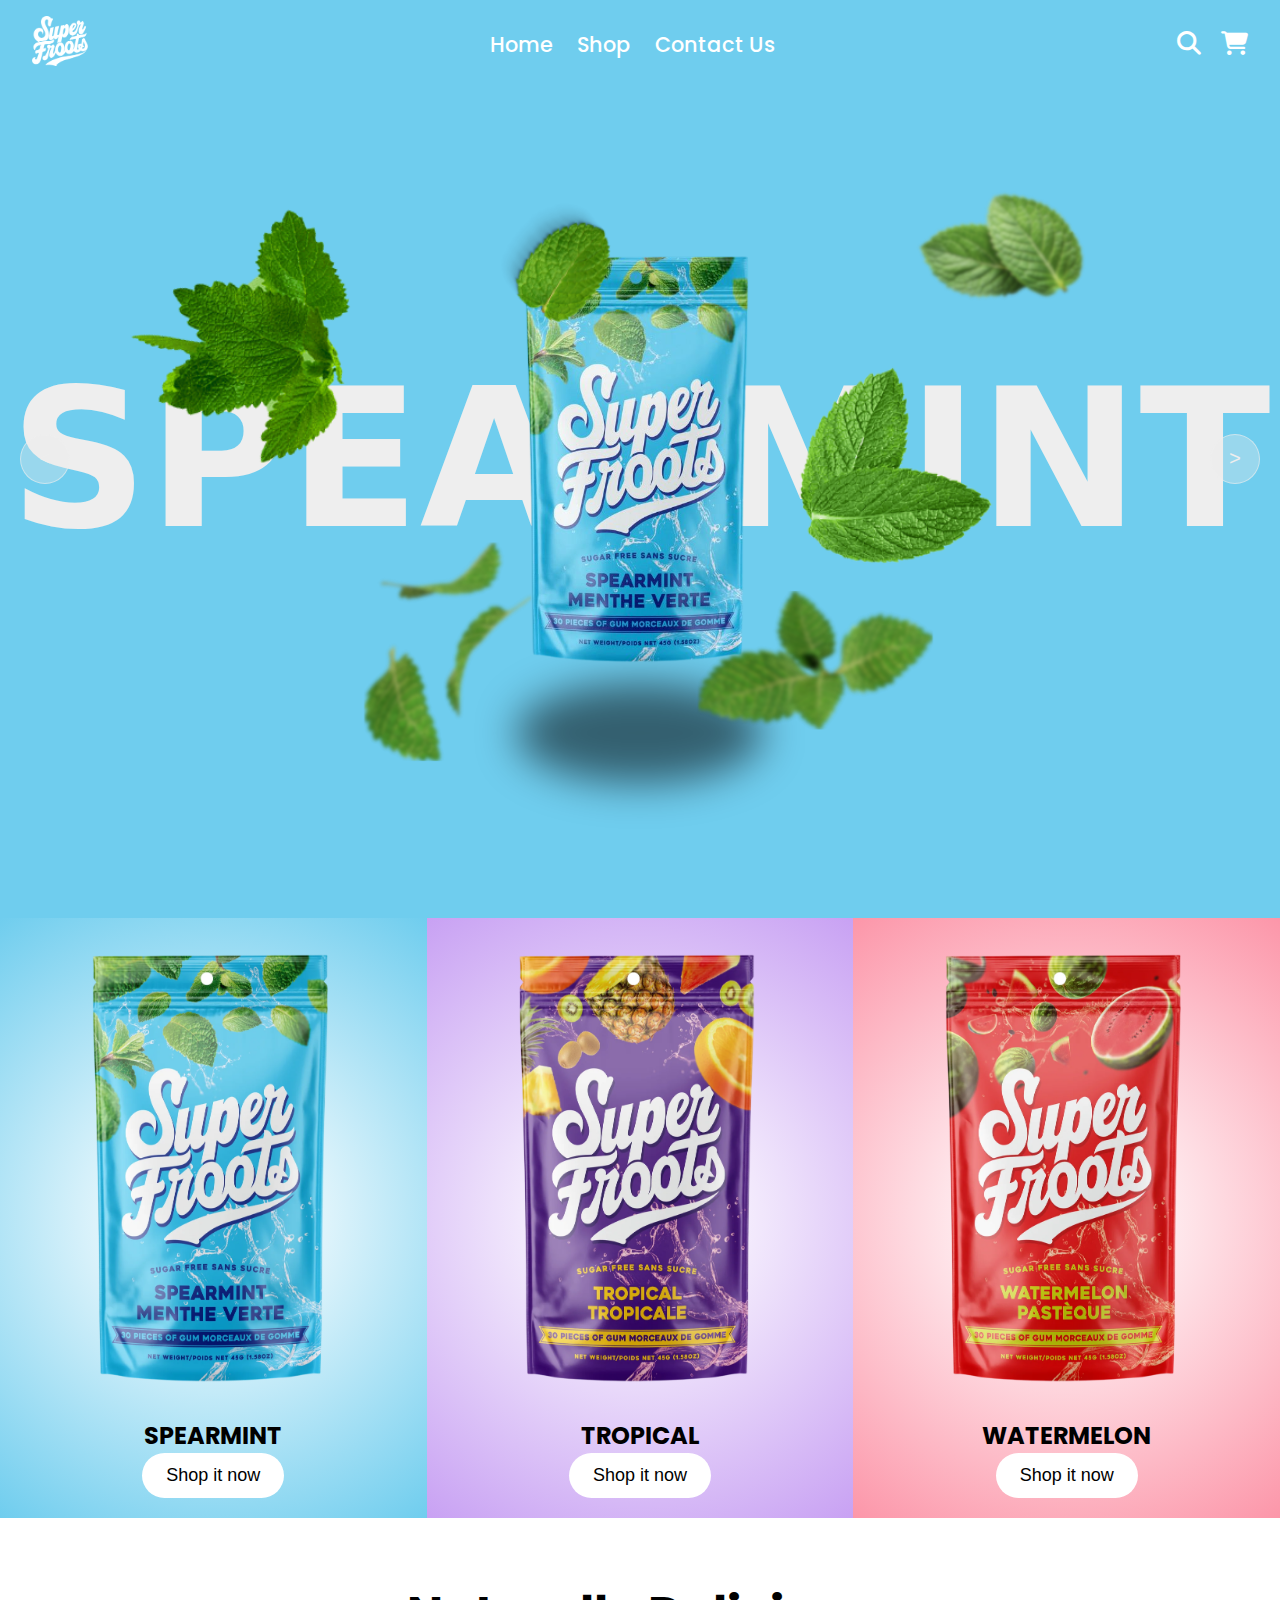
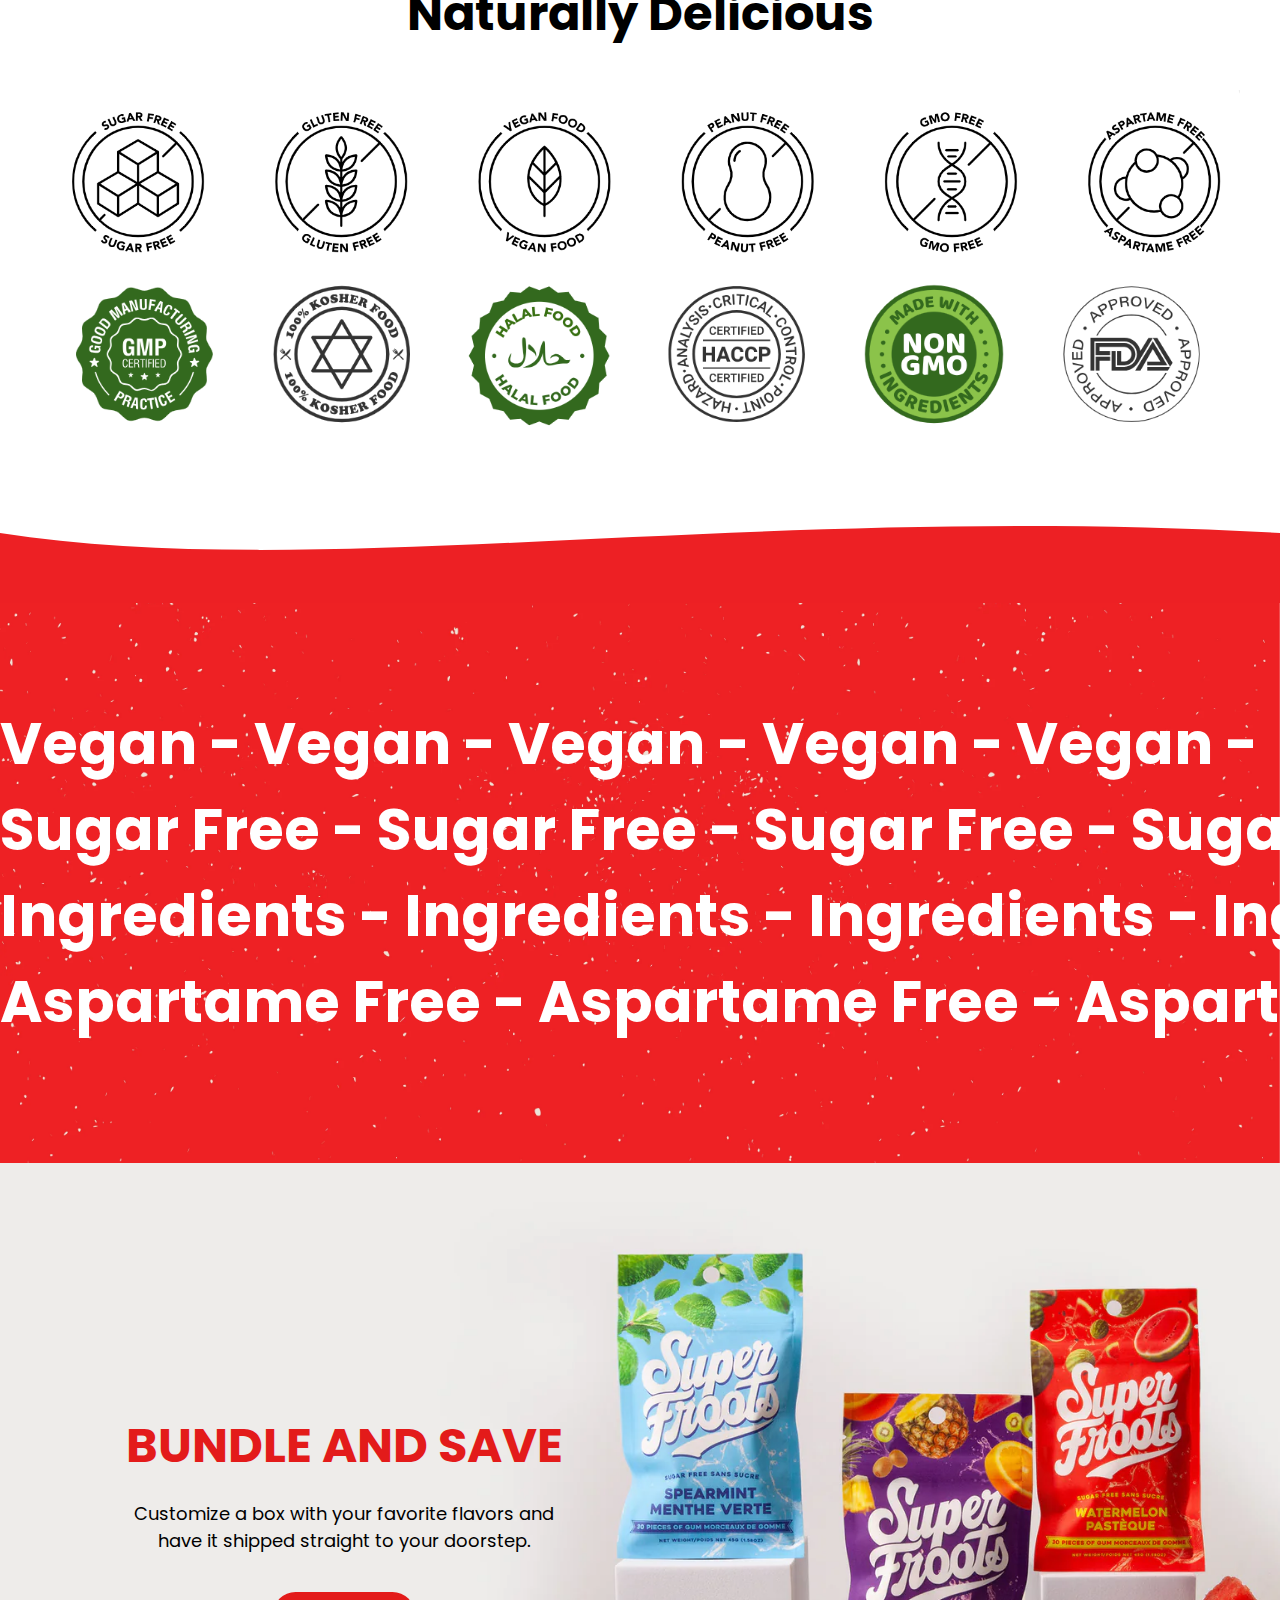
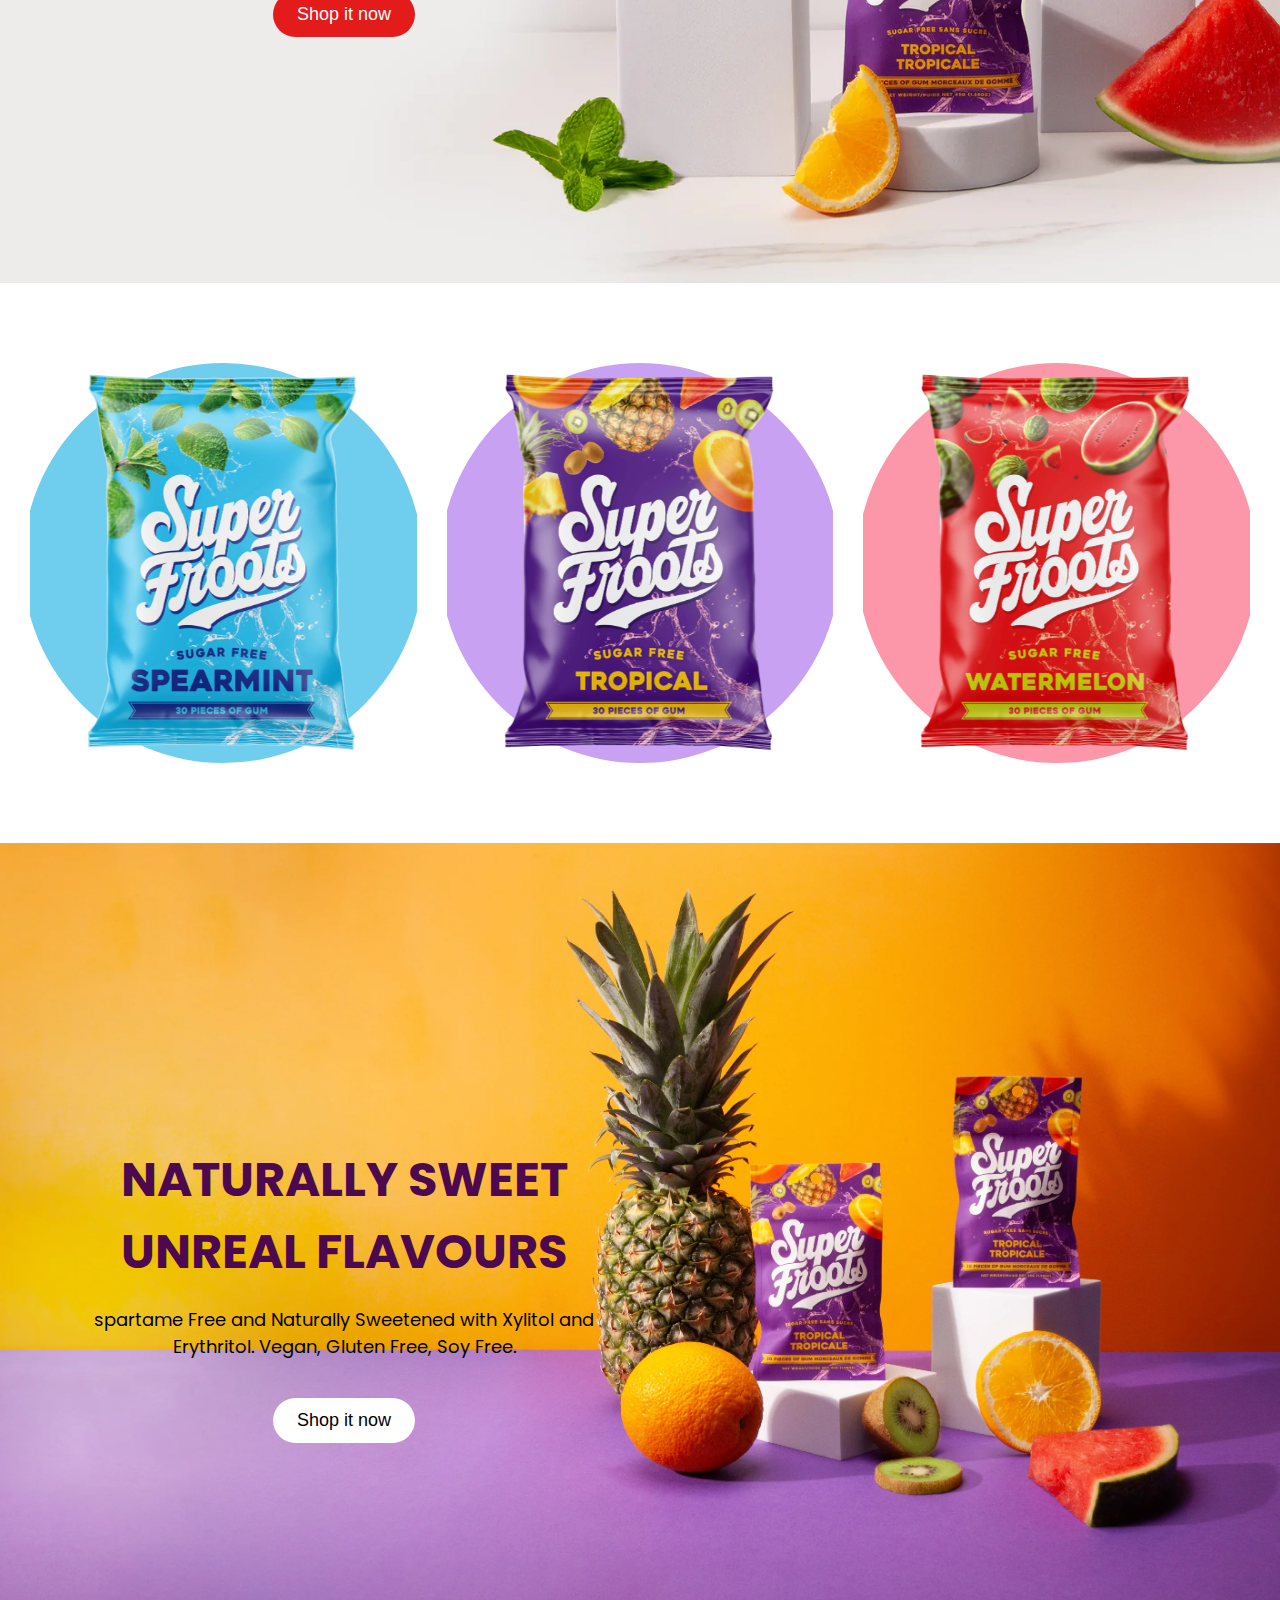
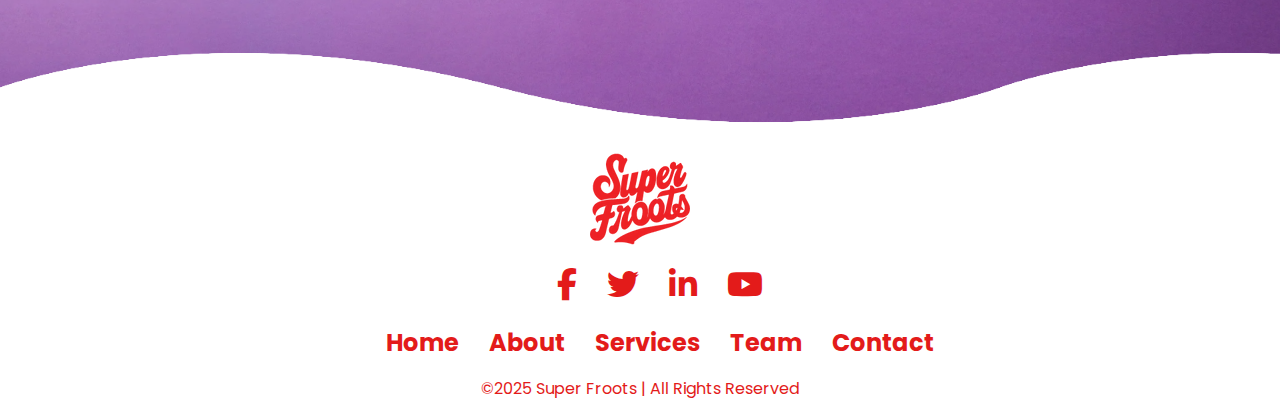
<file: index.html>
<!DOCTYPE html>
<html lang="en">
<head>
    <meta charset="UTF-8">
    <meta name="viewport" content="width=device-width, initial-scale=1.0">
    <title>Super Froots</title>

    <link rel="preconnect" href="https://fonts.googleapis.com">
    <link rel="preconnect" href="https://fonts.gstatic.com" crossorigin>
    <link href="https://fonts.googleapis.com/css2?family=Inter:ital,opsz,wght@0,14..32,100..900;1,14..32,100..900&family=Jost:ital,wght@0,100..900;1,100..900&family=Poppins:ital,wght@0,100;0,200;0,300;0,400;0,500;0,600;0,700;0,800;0,900;1,100;1,200;1,300;1,400;1,500;1,600;1,700;1,800;1,900&display=swap" rel="stylesheet">

    <link rel="stylesheet" href="https://cdnjs.cloudflare.com/ajax/libs/font-awesome/6.5.0/css/all.min.css">

    <link rel="stylesheet" href="index.css">
</head>
<body>
    <audio id="bg-music" src="sound/background.mp3" loop></audio>


    <header class="site-header">
        <div class="header-main">
            <div class="header-logo">
            <img src="img/logo.avif" alt="Logo">
        </div>

        <div class="menu-toggle" id="menu-toggle">
            <i class="fas fa-bars"></i>
        </div>

        <nav class="nav-menu" id="nav-menu">
            <ul>
                <li><a href="index.html">Home</a></li>
                <li><a href="shop.html">Shop</a></li>
                <li><a href="contact.html">Contact Us</a></li>
            </ul>
        </nav>

        <div class="header-icons">
          <a href="#"><i class="fas fa-search"></i></a>
          <a href="#"><i class="fas fa-shopping-cart"></i></a>
        </div>
        </div>
    </header>







    <div class="carousel">
        <div class="list">
            <div class="item active" style="--background: #6fcdee">
                <div class="content">Spearmint</div>
                <img src="img/fruit_mint.png" class="fruit">
            </div>
            <div class="item" style="--background: #c8a1f3">
                <div class="content">Tropical</div>
                <img src="img/fruit_tropical.png" class="fruit">
            </div>
            <div class="item hidden" style="--background: #fc96a9">
                <div class="content">Watermelon</div>
                <img src="img/fruit_watermelon.png" class="fruit">
            </div>
        </div>
        <div class="mockup"></div>
        <div class="shadow"></div>
        <div class="arrow">
            <button id="prev"><</button>
            <button id="next">></button>
        </div>
    </div>








    <div class="container">
        <div class="column spearmint">
            <div class="image-wrapper">
            <img src="img/Spearmint1.png" alt="Spearmint" class="default">
            <img src="img/Spearmint2.png" alt="Spearmint Hover" class="hover">
            </div>
            <div class="flavor-name">Spearmint</div>
            <button onclick="window.location.href='spearmint.html'">Shop it now</button>
        </div>

        <div class="column tropical">
            <div class="image-wrapper">
            <img src="img/Tropical1.png" alt="Tropical" class="default">
            <img src="img/Tropical2.png" alt="Tropical Hover" class="hover">
            </div>
            <div class="flavor-name">Tropical</div>
            <button onclick="window.location.href='tropical.html'">Shop it now</button>
        </div>

        <div class="column watermelon">
            <div class="image-wrapper">
            <img src="img/Watermelon1.png" alt="Watermelon" class="default">
            <img src="img/Watermelon2.png" alt="Watermelon Hover" class="hover">
            </div>
            <div class="flavor-name">Watermelon</div>
            <button onclick="window.location.href='watermelon.html'">Shop it now</button>
        </div>
    </div>






    <div class="delicious-section">
        <h2>Naturally Delicious</h2>
        <div class="decorative-img">
            <img src="img/banner1.png" alt="Banner 1" />
            <img src="img/banner2.png" alt="Banner 2" />
        </div>
    </div>






    <div class="wave-top">
        <svg viewBox="0 0 1200 100" preserveAspectRatio="none">
        <path id="wavePath" d="M0,30 C150,80 350,0 600,30 C850,60 1050,20 1200,30 V100 H0 V30 Z" fill="#ed2024" />
        </svg>
    </div>
    <div class="wave-container">
        <div class="scroll-texts">
            <div class="scroll-track scroll-right">
            <div class="scroll-text">Vegan - Vegan - Vegan - Vegan - Vegan - </div>
            </div>
            <div class="scroll-track scroll-left">
            <div class="scroll-text">Sugar Free - Sugar Free - Sugar Free - Sugar F</div>
            </div>
            <div class="scroll-track scroll-right">
            <div class="scroll-text">Ingredients - Ingredients - Ingredients - Ingredients - </div>
            </div>
            <div class="scroll-track scroll-left">
            <div class="scroll-text">Aspartame Free - Aspartame Free - Aspartame Free - </div>
            </div>
        </div>
    </div>








    <div class="hero">
        <div class="content-box">
        <div class="left-box">
            <h1>BUNDLE AND SAVE</h1>
            <p>Customize a box with your favorite flavors and<br>
            have it shipped straight to your doorstep.</p>
            <button onclick="window.location.href='shop.html'">Shop it now</button>
        </div>
        <div class="right-box">
        </div>
        </div>
    </div>





    
    
    
    
    
    <div class="animation-container">
        <div class="animation-column">
            <div class="animation-image">
            <div class="blob spearmint-blob"></div>
            <img src="img/s1.webp" alt="Spearmint">
            </div>
        </div>

        <div class="animation-column">
            <div class="animation-image">
            <div class="blob tropical-blob"></div>
            <img src="img/t1.webp" alt="Tropical">
            </div>
        </div>

        <div class="animation-column">
            <div class="animation-image">
            <div class="blob watermelon-blob"></div>
            <img src="img/w1.webp" alt="Watermelon"">
            </div>
        </div>
    </div>






    <div class="hero2">
        <div class="hero2-content-box">
        <div class="hero2-left-box">
            <h1>NATURALLY SWEET UNREAL FLAVOURS</h1>
            <p>spartame Free and Naturally Sweetened with Xylitol and Erythritol. Vegan, Gluten Free, Soy Free.</p>
            <button onclick="window.location.href='shop.html'">Shop it now</button>
        </div>
        <div class="hero2-right-box">
        </div>
        </div>
    </div>










    <footer class="footer">
        <div class="waves">
            <div class="wave" id="wave1"></div>
            <div class="wave" id="wave2"></div>
            <div class="wave" id="wave3"></div>
            <div class="wave" id="wave4"></div>
        </div>
        <div class="footer-logo">
            <img src="img/logo2.avif" alt="SuperFroots Logo" />
        </div>
        <ul class="social-icon">
            <li class="social-icon__item"><a class="social-icon__link" href="#">
                <i class="fa-brands fa-facebook-f"></i>
                </a>
            </li>
            <li class="social-icon__item"><a class="social-icon__link" href="#">
                <i class="fa-brands fa-twitter"></i>
                </a>
            </li>
            <li class="social-icon__item"><a class="social-icon__link" href="#">
                <i class="fa-brands fa-linkedin-in"></i>
                </a>
            </li>
            <li class="social-icon__item"><a class="social-icon__link" href="#">
                <i class="fa-brands fa-youtube"></i>
                </a>
            </li>
        </ul>
        <ul class="menu">
            <li class="menu__item"><a class="menu__link" href="#">Home</a></li>
            <li class="menu__item"><a class="menu__link" href="#">About</a></li>
            <li class="menu__item"><a class="menu__link" href="#">Services</a></li>
            <li class="menu__item"><a class="menu__link" href="#">Team</a></li>
            <li class="menu__item"><a class="menu__link" href="#">Contact</a></li>
        </ul>
        <p>&copy;2025 Super Froots | All Rights Reserved</p>
    </footer>








    

























    <script src="index.js"></script>
</body>
</html>
</file>
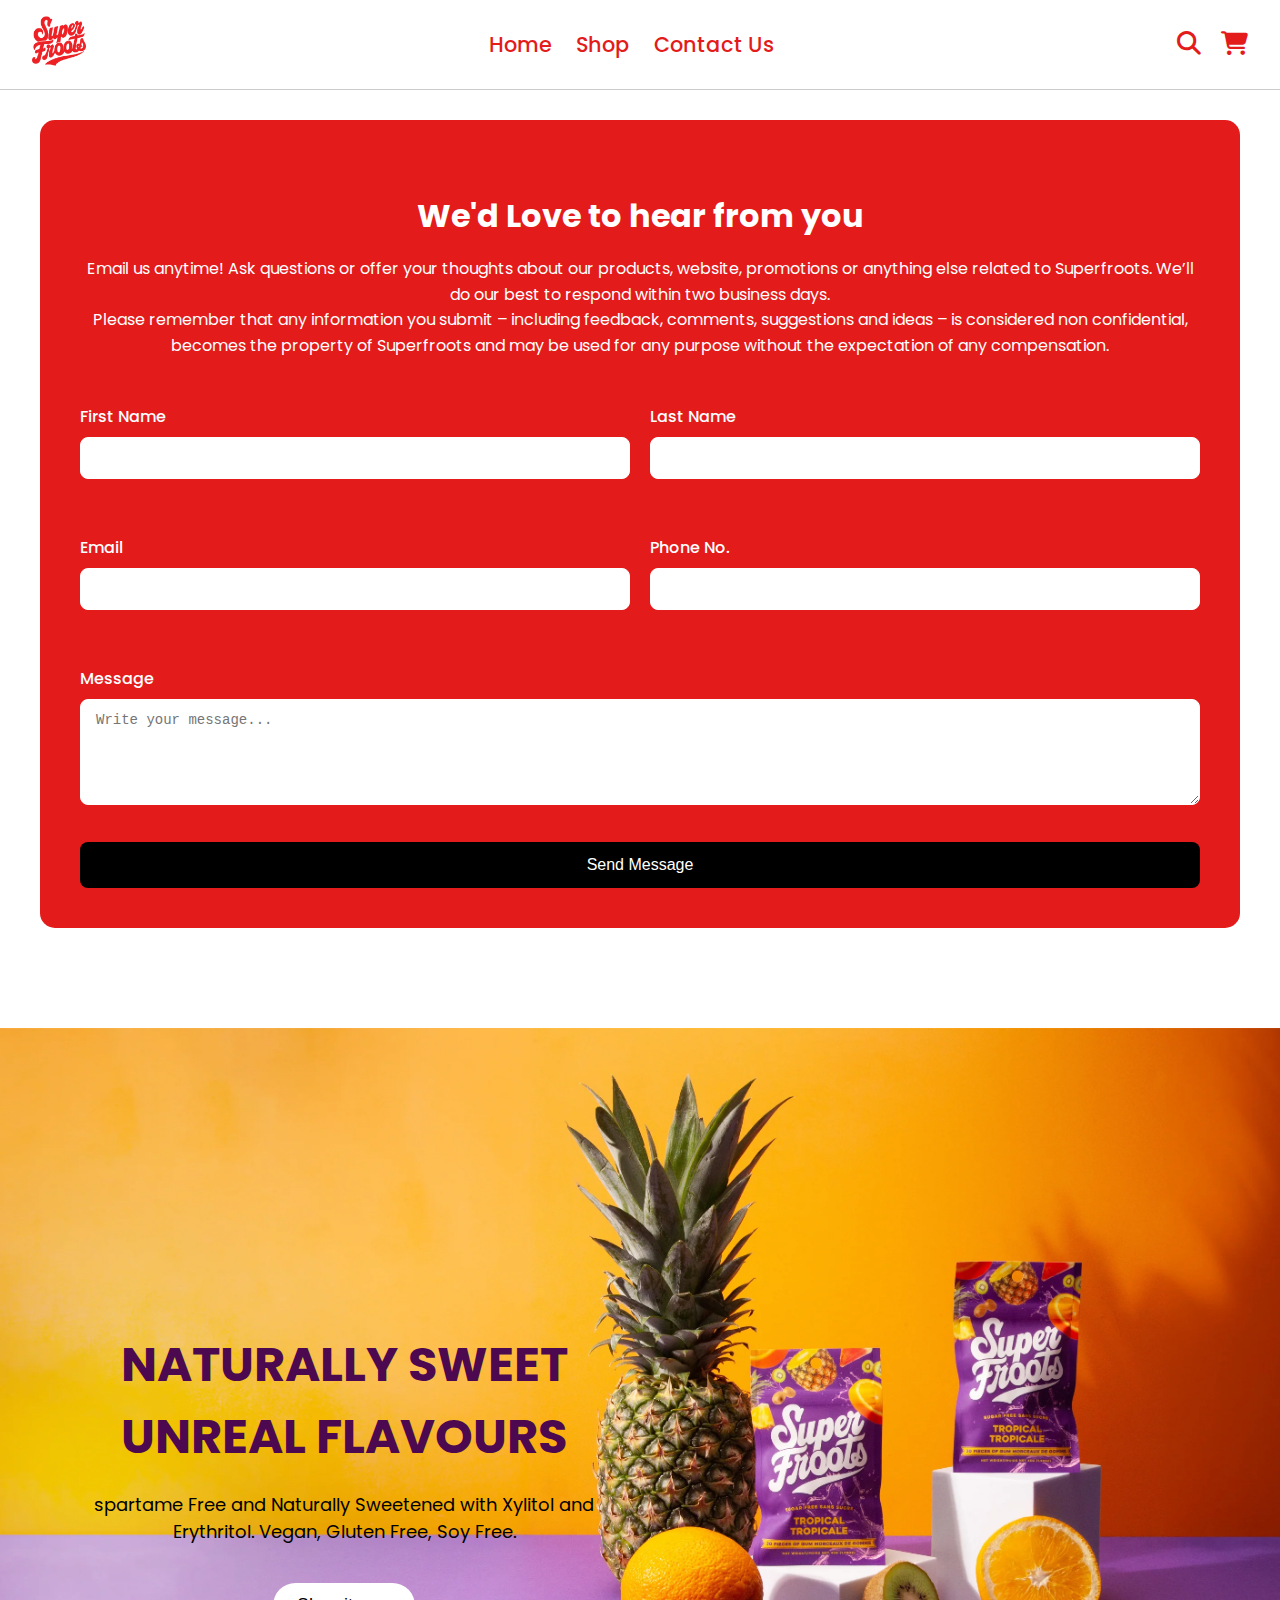
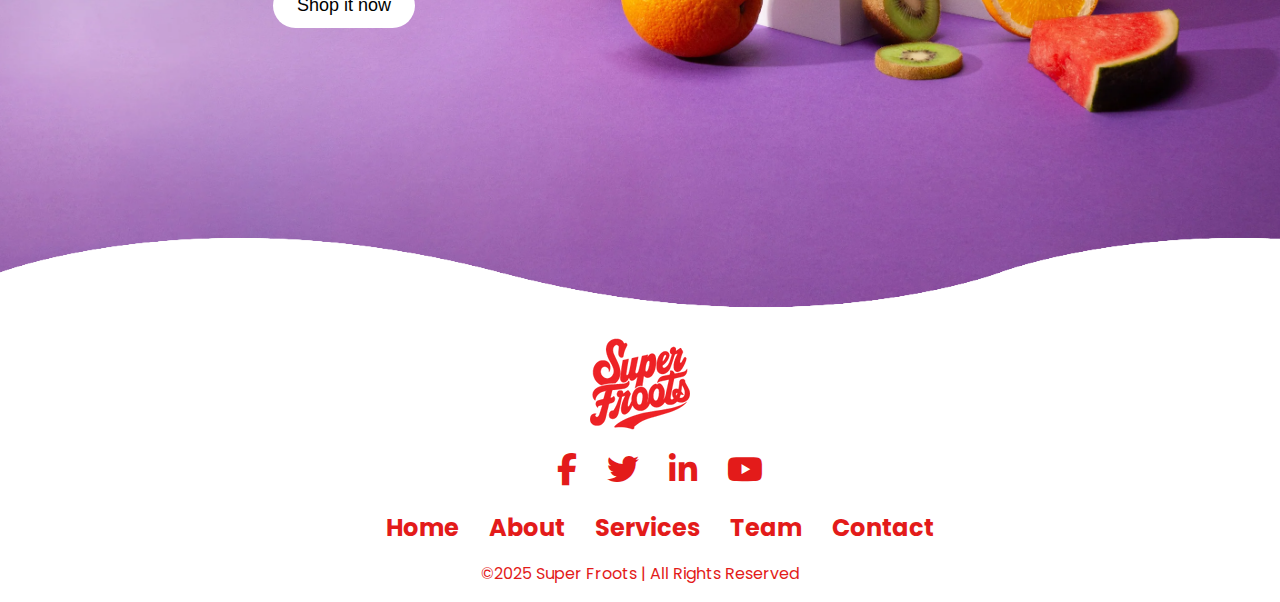
<file: contact.html>
<!DOCTYPE html>
<html lang="en">
<head>
    <meta charset="UTF-8">
    <meta name="viewport" content="width=device-width, initial-scale=1.0">
    <title>Contact Us</title>

    <link rel="preconnect" href="https://fonts.googleapis.com">
    <link rel="preconnect" href="https://fonts.gstatic.com" crossorigin>
    <link href="https://fonts.googleapis.com/css2?family=Inter:ital,opsz,wght@0,14..32,100..900;1,14..32,100..900&family=Jost:ital,wght@0,100..900;1,100..900&family=Poppins:ital,wght@0,100;0,200;0,300;0,400;0,500;0,600;0,700;0,800;0,900;1,100;1,200;1,300;1,400;1,500;1,600;1,700;1,800;1,900&display=swap" rel="stylesheet">

    <link rel="stylesheet" href="https://cdnjs.cloudflare.com/ajax/libs/font-awesome/6.5.0/css/all.min.css">


    <link rel="stylesheet" href="contact.css">
</head>



<body>
    <audio id="bg-music" src="sound/background.mp3" loop></audio>


    <header class="site-header">
        <div class="header-main">
            <div class="header-logo">
            <img src="img/logo2.avif" alt="Logo">
        </div>

        <div class="menu-toggle" id="menu-toggle">
            <i class="fas fa-bars"></i>
        </div>

        <nav class="nav-menu" id="nav-menu">
            <ul>
                <li><a href="index.html">Home</a></li>
                <li><a href="shop.html">Shop</a></li>
                <li><a href="contact.html">Contact Us</a></li>
            </ul>
        </nav>

        <div class="header-icons">
          <a href="#"><i class="fas fa-search"></i></a>
          <a href="#"><i class="fas fa-shopping-cart"></i></a>
        </div>
        </div>
    </header>


    <div class="contact_us">
        <div class="responsive-container-block container">
            <form class="form-box">
            <p class="text-blk contact-head">We'd Love to hear from you</p>
            <p class="text-blk contact-subhead">
                Email us anytime! Ask questions or offer your thoughts about our products, website, promotions or anything else related to Superfroots. We’ll do our best to respond within two business days.</br>
                Please remember that any information you submit – including feedback, comments, suggestions and ideas – is considered non confidential, becomes the property of Superfroots and may be used for any purpose without the expectation of any compensation.
            </p>

            <div class="container-block form-wrapper">
                <div class="responsive-container-block">
                <div class="responsive-cell-block wk-ipadp-6 wk-tab-12 wk-mobile-12 wk-desk-6">
                    <p class="text-blk input-title">First Name</p>
                    <input class="input" name="FirstName" id="first-name" type="text" required />
                </div>

                <div class="responsive-cell-block wk-ipadp-6 wk-tab-12 wk-mobile-12 wk-desk-6">
                    <p class="text-blk input-title">Last Name</p>
                    <input class="input" name="LastName" id="last-name" type="text" required />
                </div>

                <div class="responsive-cell-block wk-ipadp-6 wk-tab-12 wk-mobile-12 wk-desk-6">
                    <p class="text-blk input-title">Email</p>
                    <input class="input" name="Email" id="email" type="email" required />
                </div>

                <div class="responsive-cell-block wk-ipadp-6 wk-tab-12 wk-mobile-12 wk-desk-6">
                    <p class="text-blk input-title">Phone No.</p>
                    <input class="input" name="PhoneNumber" id="phone" type="tel" />
                </div>

                <div class="responsive-cell-block wk-tab-12 wk-mobile-12 wk-desk-12 wk-ipadp-12">
                    <p class="text-blk input-title">Message</p>
                    <textarea class="textinput" id="message" name="Message" placeholder="Write your message..." rows="5" required></textarea>
                </div>
                </div>

                <button class="submit-btn" type="submit">Send Message</button>
            </div>
            </form>
        </div>
    </div>



    








    <div class="hero2">
        <div class="hero2-content-box">
        <div class="hero2-left-box">
            <h1>NATURALLY SWEET UNREAL FLAVOURS</h1>
            <p>spartame Free and Naturally Sweetened with Xylitol and Erythritol. Vegan, Gluten Free, Soy Free.</p>
            <button onclick="window.location.href='shop.html'">Shop it now</button>
        </div>
        <div class="hero2-right-box">
        </div>
        </div>
    </div>










    <footer class="footer">
        <div class="waves">
            <div class="wave" id="wave1"></div>
            <div class="wave" id="wave2"></div>
            <div class="wave" id="wave3"></div>
            <div class="wave" id="wave4"></div>
        </div>
        <div class="footer-logo">
            <img src="img/logo2.avif" alt="SuperFroots Logo" />
        </div>
        <ul class="social-icon">
            <li class="social-icon__item"><a class="social-icon__link" href="#">
                <i class="fa-brands fa-facebook-f"></i>
                </a>
            </li>
            <li class="social-icon__item"><a class="social-icon__link" href="#">
                <i class="fa-brands fa-twitter"></i>
                </a>
            </li>
            <li class="social-icon__item"><a class="social-icon__link" href="#">
                <i class="fa-brands fa-linkedin-in"></i>
                </a>
            </li>
            <li class="social-icon__item"><a class="social-icon__link" href="#">
                <i class="fa-brands fa-youtube"></i>
                </a>
            </li>
        </ul>
        <ul class="menu">
            <li class="menu__item"><a class="menu__link" href="#">Home</a></li>
            <li class="menu__item"><a class="menu__link" href="#">About</a></li>
            <li class="menu__item"><a class="menu__link" href="#">Services</a></li>
            <li class="menu__item"><a class="menu__link" href="#">Team</a></li>
            <li class="menu__item"><a class="menu__link" href="#">Contact</a></li>
        </ul>
        <p>&copy;2025 Super Froots | All Rights Reserved</p>
    </footer>






    <script src="index.js"></script>
</body>
</html>
</file>
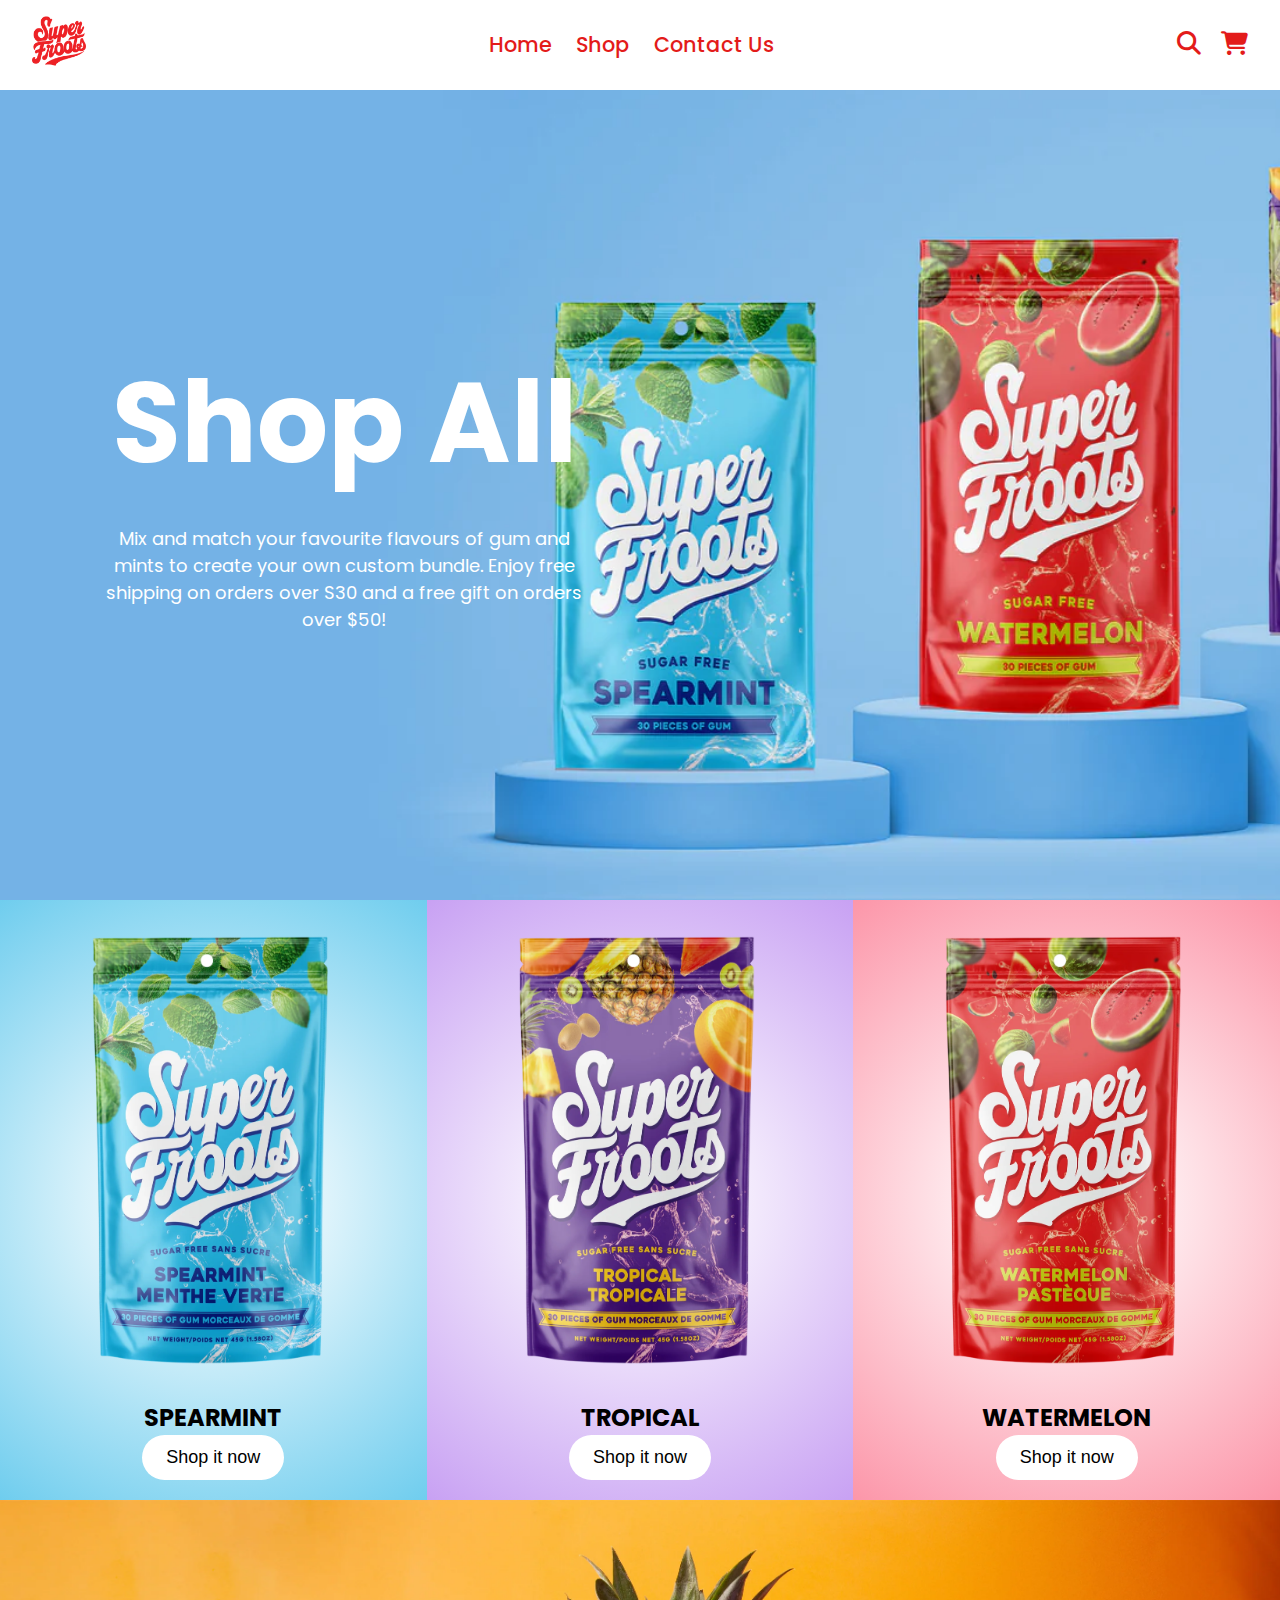
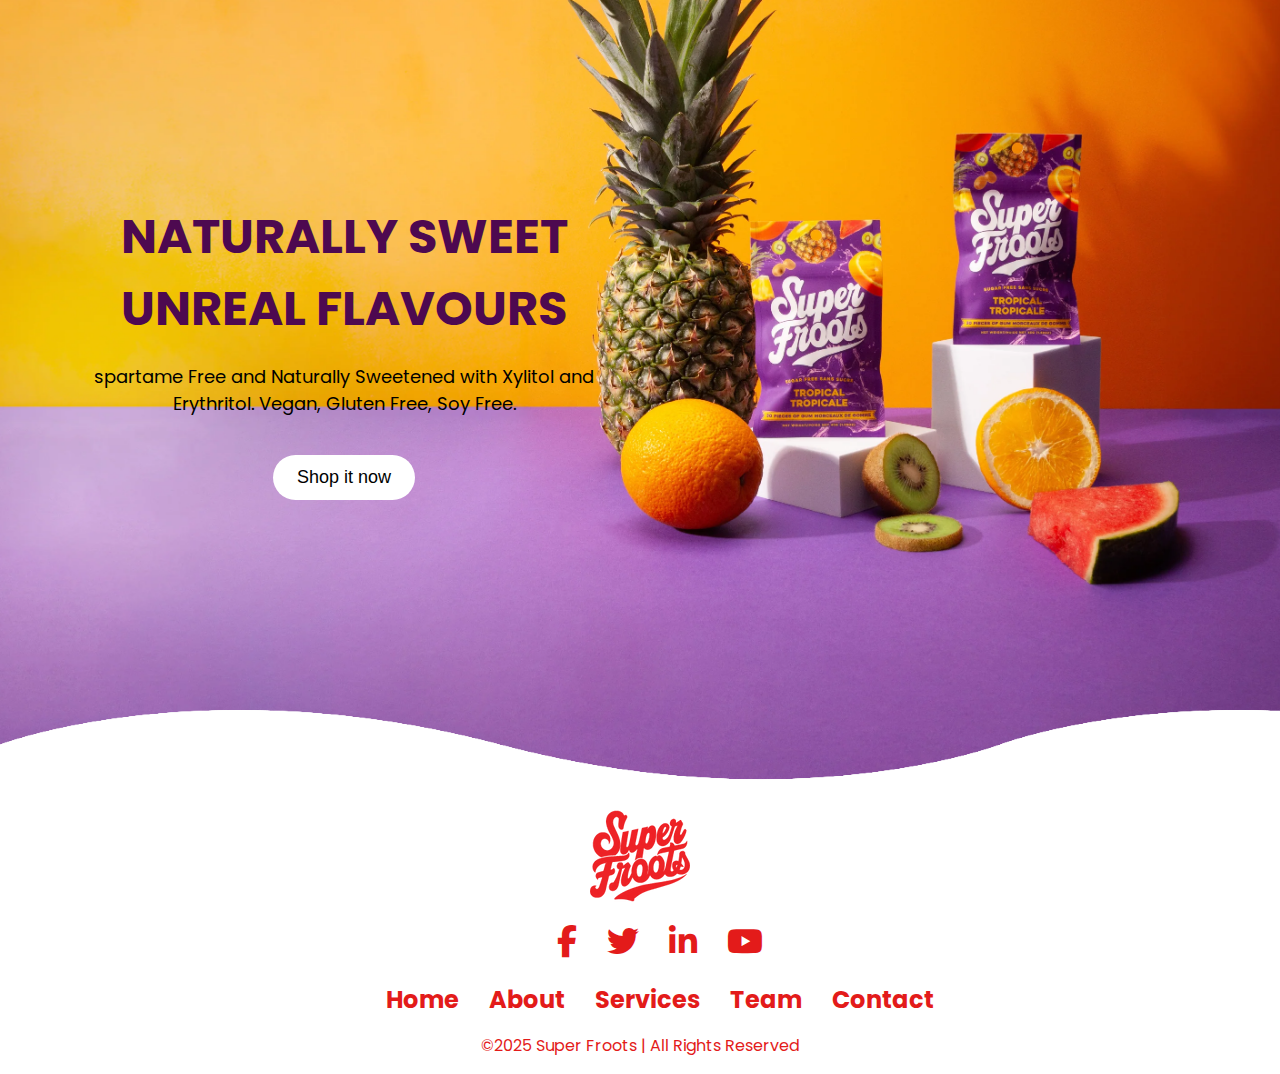
<file: shop.html>
<!DOCTYPE html>
<html lang="en">
<head>
    <meta charset="UTF-8">
    <meta name="viewport" content="width=device-width, initial-scale=1.0">
    <title>Shop</title>

    <link rel="preconnect" href="https://fonts.googleapis.com">
    <link rel="preconnect" href="https://fonts.gstatic.com" crossorigin>
    <link href="https://fonts.googleapis.com/css2?family=Inter:ital,opsz,wght@0,14..32,100..900;1,14..32,100..900&family=Jost:ital,wght@0,100..900;1,100..900&family=Poppins:ital,wght@0,100;0,200;0,300;0,400;0,500;0,600;0,700;0,800;0,900;1,100;1,200;1,300;1,400;1,500;1,600;1,700;1,800;1,900&display=swap" rel="stylesheet">

    <link rel="stylesheet" href="https://cdnjs.cloudflare.com/ajax/libs/font-awesome/6.5.0/css/all.min.css">


    <link rel="stylesheet" href="shop.css">
</head>
<body>
    <audio id="bg-music" src="sound/background.mp3" loop></audio>


    <header class="site-header">
        <div class="header-main">
            <div class="header-logo">
            <img src="img/logo2.avif" alt="Logo">
        </div>

        <div class="menu-toggle" id="menu-toggle">
            <i class="fas fa-bars"></i>
        </div>

        <nav class="nav-menu" id="nav-menu">
            <ul>
                <li><a href="index.html">Home</a></li>
                <li><a href="shop.html">Shop</a></li>
                <li><a href="contact.html">Contact Us</a></li>
            </ul>
        </nav>

        <div class="header-icons">
          <a href="#"><i class="fas fa-search"></i></a>
          <a href="#"><i class="fas fa-shopping-cart"></i></a>
        </div>
        </div>
    </header>


    <div class="hero">
        <div class="content-box">
        <div class="left-box">
            <h1>Shop All</h1>
            <p>Mix and match your favourite flavours of gum and mints to create your own custom bundle. Enjoy free shipping on orders over S30 and a free gift on orders over $50!</p>
        </div>
        <div class="right-box">
        </div>
        </div>
    </div>



    <div class="container">
        <div class="column spearmint">
            <div class="image-wrapper">
            <img src="img/Spearmint1.png" alt="Spearmint" class="default">
            <img src="img/Spearmint2.png" alt="Spearmint Hover" class="hover">
            </div>
            <div class="flavor-name">Spearmint</div>
            <button onclick="window.location.href='spearmint.html'">Shop it now</button>
        </div>

        <div class="column tropical">
            <div class="image-wrapper">
            <img src="img/Tropical1.png" alt="Tropical" class="default">
            <img src="img/Tropical2.png" alt="Tropical Hover" class="hover">
            </div>
            <div class="flavor-name">Tropical</div>
            <button onclick="window.location.href='tropical.html'">Shop it now</button>
        </div>

        <div class="column watermelon">
            <div class="image-wrapper">
            <img src="img/Watermelon1.png" alt="Watermelon" class="default">
            <img src="img/Watermelon2.png" alt="Watermelon Hover" class="hover">
            </div>
            <div class="flavor-name">Watermelon</div>
            <button onclick="window.location.href='watermelon.html'">Shop it now</button>
        </div>
    </div>








    <div class="hero2">
        <div class="hero2-content-box">
        <div class="hero2-left-box">
            <h1>NATURALLY SWEET UNREAL FLAVOURS</h1>
            <p>spartame Free and Naturally Sweetened with Xylitol and Erythritol. Vegan, Gluten Free, Soy Free.</p>
            <button onclick="window.location.href='shop.html'">Shop it now</button>
        </div>
        <div class="hero2-right-box">
        </div>
        </div>
    </div>










    <footer class="footer">
        <div class="waves">
            <div class="wave" id="wave1"></div>
            <div class="wave" id="wave2"></div>
            <div class="wave" id="wave3"></div>
            <div class="wave" id="wave4"></div>
        </div>
        <div class="footer-logo">
            <img src="img/logo2.avif" alt="SuperFroots Logo" />
        </div>
        <ul class="social-icon">
            <li class="social-icon__item"><a class="social-icon__link" href="#">
                <i class="fa-brands fa-facebook-f"></i>
                </a>
            </li>
            <li class="social-icon__item"><a class="social-icon__link" href="#">
                <i class="fa-brands fa-twitter"></i>
                </a>
            </li>
            <li class="social-icon__item"><a class="social-icon__link" href="#">
                <i class="fa-brands fa-linkedin-in"></i>
                </a>
            </li>
            <li class="social-icon__item"><a class="social-icon__link" href="#">
                <i class="fa-brands fa-youtube"></i>
                </a>
            </li>
        </ul>
        <ul class="menu">
            <li class="menu__item"><a class="menu__link" href="#">Home</a></li>
            <li class="menu__item"><a class="menu__link" href="#">About</a></li>
            <li class="menu__item"><a class="menu__link" href="#">Services</a></li>
            <li class="menu__item"><a class="menu__link" href="#">Team</a></li>
            <li class="menu__item"><a class="menu__link" href="#">Contact</a></li>
        </ul>
        <p>&copy;2025 Super Froots | All Rights Reserved</p>
    </footer>






    <script src="index.js"></script>
</body>
</html>
</file>
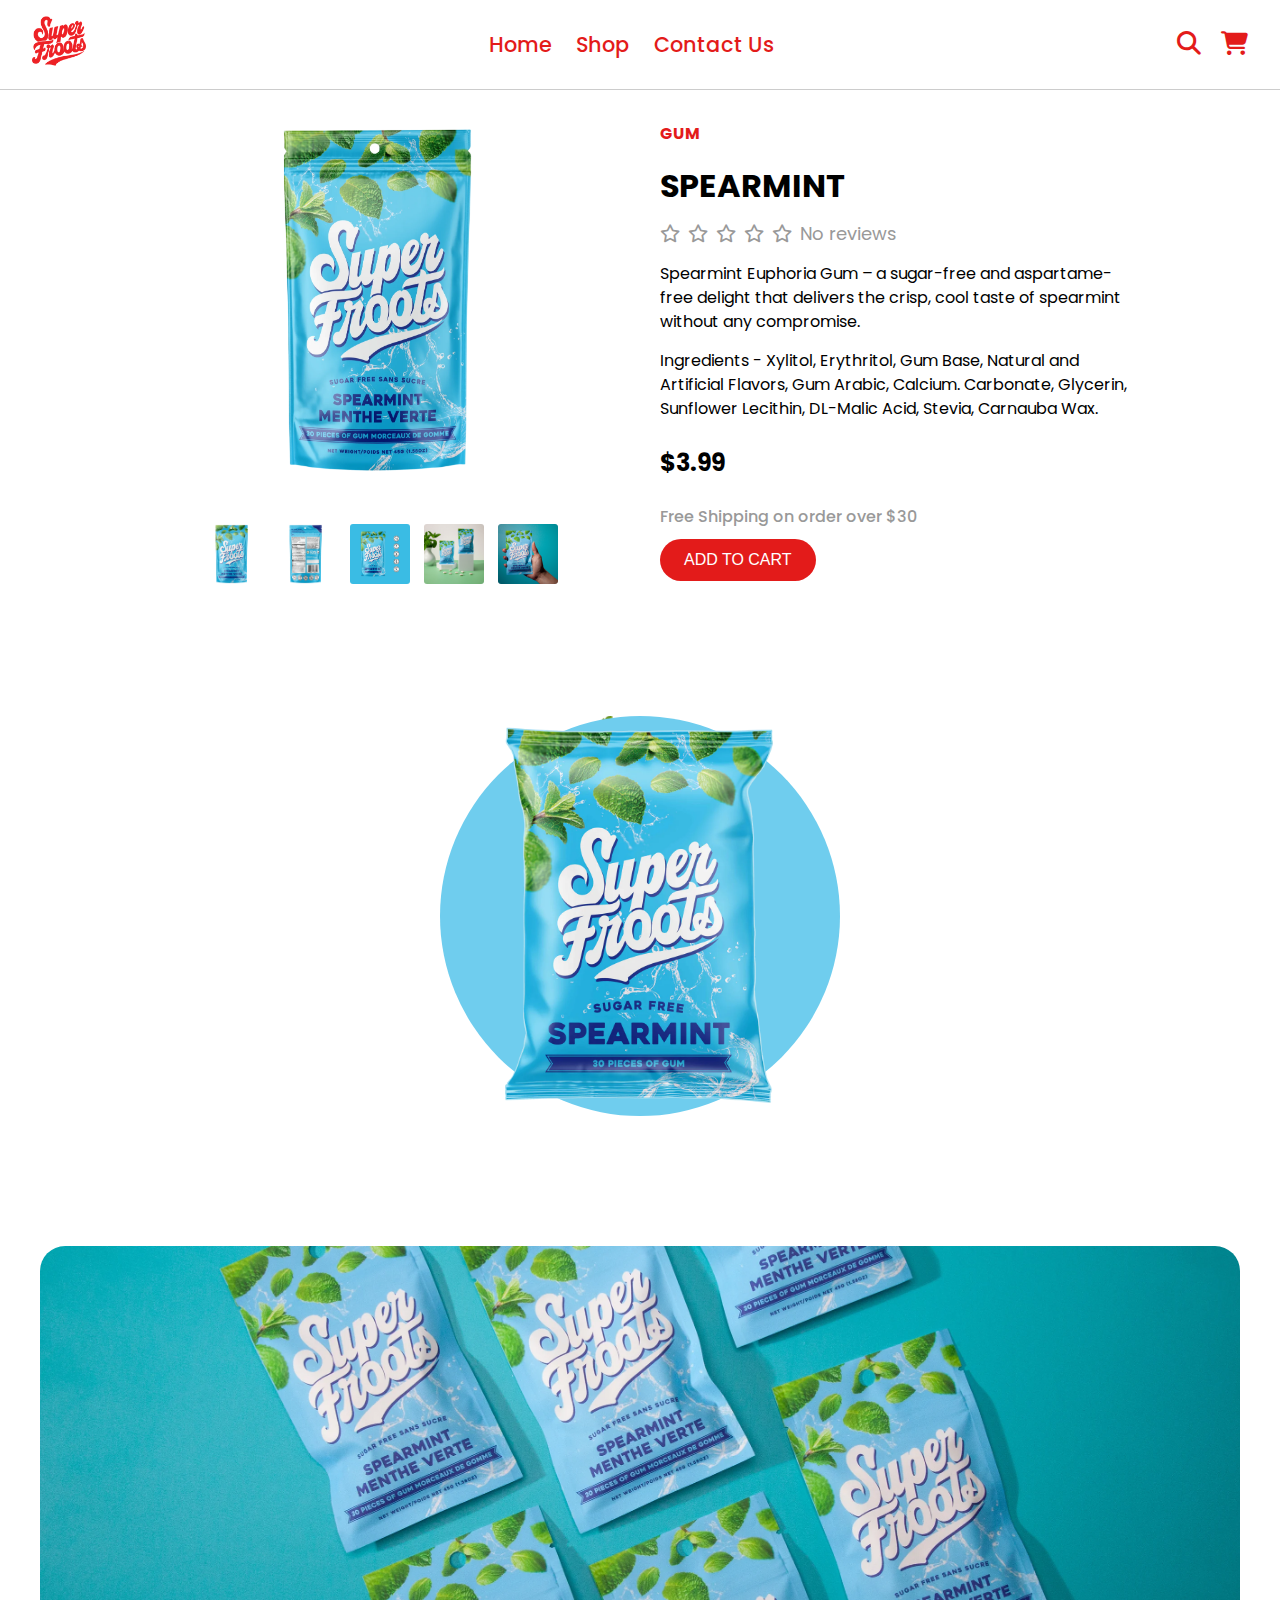
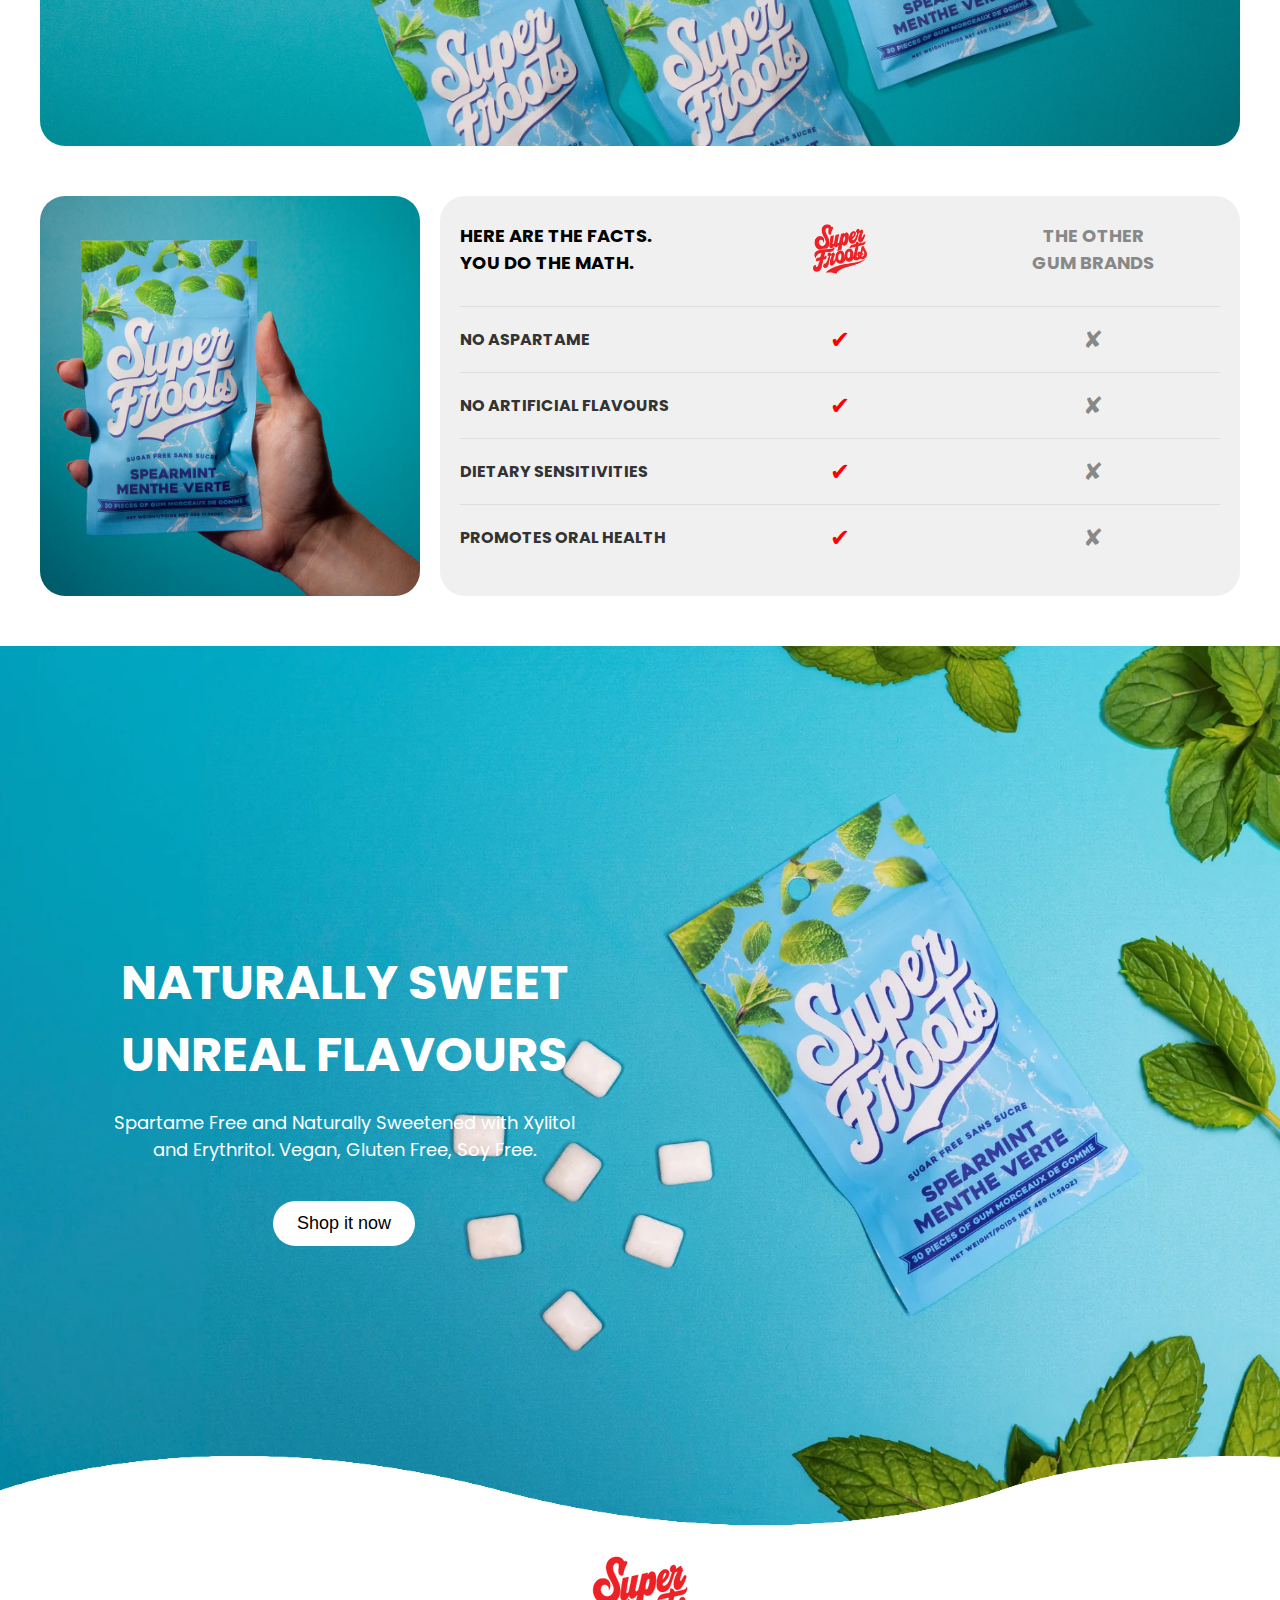
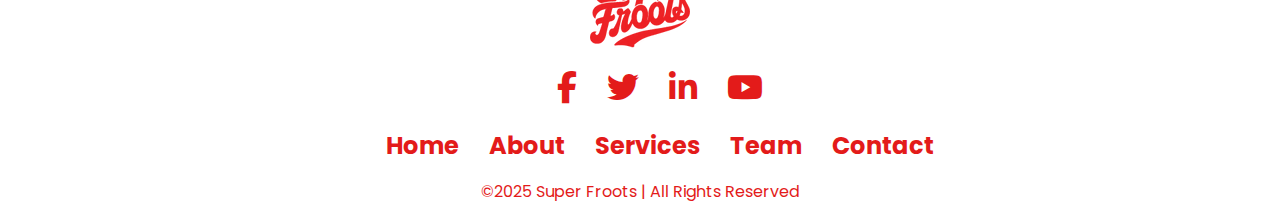
<file: spearmint.html>
<!DOCTYPE html>
<html lang="en">
<head>
    <meta charset="UTF-8">
    <meta name="viewport" content="width=device-width, initial-scale=1.0">
    <title>Spearmint</title>

    <link rel="preconnect" href="https://fonts.googleapis.com">
    <link rel="preconnect" href="https://fonts.gstatic.com" crossorigin>
    <link href="https://fonts.googleapis.com/css2?family=Inter:ital,opsz,wght@0,14..32,100..900;1,14..32,100..900&family=Jost:ital,wght@0,100..900;1,100..900&family=Poppins:ital,wght@0,100;0,200;0,300;0,400;0,500;0,600;0,700;0,800;0,900;1,100;1,200;1,300;1,400;1,500;1,600;1,700;1,800;1,900&display=swap" rel="stylesheet">

    <link rel="stylesheet" href="https://cdnjs.cloudflare.com/ajax/libs/font-awesome/6.5.0/css/all.min.css">


    <link rel="stylesheet" href="spearmint.css">
</head>
<body>

  <audio id="bg-music" src="sound/background.mp3" loop></audio>



    <header class="site-header">
        <div class="header-main">
            <div class="header-logo">
            <img src="img/logo2.avif" alt="Logo">
        </div>

        <div class="menu-toggle" id="menu-toggle">
            <i class="fas fa-bars"></i>
        </div>

        <nav class="nav-menu" id="nav-menu">
            <ul>
                <li><a href="index.html">Home</a></li>
                <li><a href="shop.html">Shop</a></li>
                <li><a href="contact.html">Contact Us</a></li>
            </ul>
        </nav>

        <div class="header-icons">
          <a href="#"><i class="fas fa-search"></i></a>
          <a href="#"><i class="fas fa-shopping-cart"></i></a>
        </div>
        </div>
    </header>


    



    <div class="container">
        <div class="left">
          <div class="main-image">
            <img id="bigImage" src="img/Spearmint1.png" alt="Main Product">
          </div>
          <div class="thumbnail-row">
            <img src="img/Spearmint1.png" onclick="changeImage(this.src)" alt="Thumb 1">
            <img src="img/Spearmint2.png" onclick="changeImage(this.src)" alt="Thumb 2">
            <img src="img/Spearmint3.webp" onclick="changeImage(this.src)" alt="Thumb 3">
            <img src="img/Spearmint4.webp" onclick="changeImage(this.src)" alt="Thumb 4">
            <img src="img/Spearmint5.webp" onclick="changeImage(this.src)" alt="Thumb 5">
          </div>
        </div>

        <div class="right">
          <p class="sub-heading">GUM</p>
          <h1 class="main-heading">SPEARMINT</h1>
          <div class="reviews">
            <i class="far fa-star"></i>
            <i class="far fa-star"></i>
            <i class="far fa-star"></i>
            <i class="far fa-star"></i>
            <i class="far fa-star"></i>
            <span>No reviews</span>
          </div>
          <p class="description">
            Spearmint Euphoria Gum – a sugar-free and aspartame-free delight that delivers the crisp, cool taste of spearmint without any compromise.
          </p>
          <p class="description">
            Ingredients - Xylitol, Erythritol, Gum Base, Natural and Artificial Flavors, Gum Arabic, Calcium. Carbonate, Glycerin, Sunflower Lecithin, DL-Malic Acid, Stevia, Carnauba Wax.
          </p>
          <p class="price">$3.99</p>
          <p class="shipping">Free Shipping on order over $30</p>
          <button class="add-to-cart">ADD TO CART</button>
        </div>
    </div>







    <div class="animation-wrapper">
        <div class="animation-container">
            <div class="side-container left-container">
              <img src="img/s3.webp" alt="Left Image">
            </div>
            <div class="animation-column center-container">
              <div class="animation-image">
                <div class="blob"></div>
                <img src="img/s1.webp" alt="Mint Bubblegum Packet">
              </div>
            </div>
            <div class="side-container right-container">
              <img src="img/s4.webp" alt="Right Image">
            </div>
        </div>
    </div>






    <div class="background-container">
  
    </div>







    <div class="stack-container">
        <div class="left-stack-container"></div>

        <div class="right-stack-container">
            <div class="header-row">
            <div class="header-text">HERE ARE THE FACTS.<br />YOU DO THE MATH.</div>
            <div class="logo-container">
                <img src="img/logo2.avif" alt="SuperFroots Logo" class="logo" />
            </div>
            <div class="other-brands">THE OTHER<br />GUM BRANDS</div>
            </div>

            <div class="comparison">
            <div class="column2 feature">NO ASPARTAME</div>
            <div class="column2"><span class="check">✔</span></div>
            <div class="column2"><span class="cross">✘</span></div>
            </div>
            <div class="comparison">
            <div class="column2 feature">NO ARTIFICIAL FLAVOURS</div>
            <div class="column2"><span class="check">✔</span></div>
            <div class="column2"><span class="cross">✘</span></div>
            </div>
            <div class="comparison">
            <div class="column2 feature">DIETARY SENSITIVITIES</div>
            <div class="column2"><span class="check">✔</span></div>
            <div class="column2"><span class="cross">✘</span></div>
            </div>
            <div class="comparison">
            <div class="column2 feature">PROMOTES ORAL HEALTH</div>
            <div class="column2"><span class="check">✔</span></div>
            <div class="column2"><span class="cross">✘</span></div>
            </div>
        </div>
    </div>










    <div class="hero2">
        <div class="hero2-content-box">
        <div class="hero2-left-box">
            <h1>NATURALLY SWEET UNREAL FLAVOURS</h1>
            <p>Spartame Free and Naturally Sweetened with Xylitol and Erythritol. Vegan, Gluten Free, Soy Free.</p>
            <button onclick="window.location.href='shop.html'">Shop it now</button>
        </div>
        <div class="hero2-right-box">
        </div>
        </div>
    </div>








    <footer class="footer">
        <div class="waves">
            <div class="wave" id="wave1"></div>
            <div class="wave" id="wave2"></div>
            <div class="wave" id="wave3"></div>
            <div class="wave" id="wave4"></div>
        </div>
        <div class="footer-logo">
            <img src="img/logo2.avif" alt="SuperFroots Logo" />
        </div>
        <ul class="social-icon">
            <li class="social-icon__item"><a class="social-icon__link" href="#">
                <i class="fa-brands fa-facebook-f"></i>
                </a>
            </li>
            <li class="social-icon__item"><a class="social-icon__link" href="#">
                <i class="fa-brands fa-twitter"></i>
                </a>
            </li>
            <li class="social-icon__item"><a class="social-icon__link" href="#">
                <i class="fa-brands fa-linkedin-in"></i>
                </a>
            </li>
            <li class="social-icon__item"><a class="social-icon__link" href="#">
                <i class="fa-brands fa-youtube"></i>
                </a>
            </li>
        </ul>
        <ul class="menu">
            <li class="menu__item"><a class="menu__link" href="#">Home</a></li>
            <li class="menu__item"><a class="menu__link" href="#">About</a></li>
            <li class="menu__item"><a class="menu__link" href="#">Services</a></li>
            <li class="menu__item"><a class="menu__link" href="#">Team</a></li>
            <li class="menu__item"><a class="menu__link" href="#">Contact</a></li>
        </ul>
        <p>&copy;2025 Super Froots | All Rights Reserved</p>
    </footer>



























    <script src="index.js"></script>
</body>
</html>
</file>
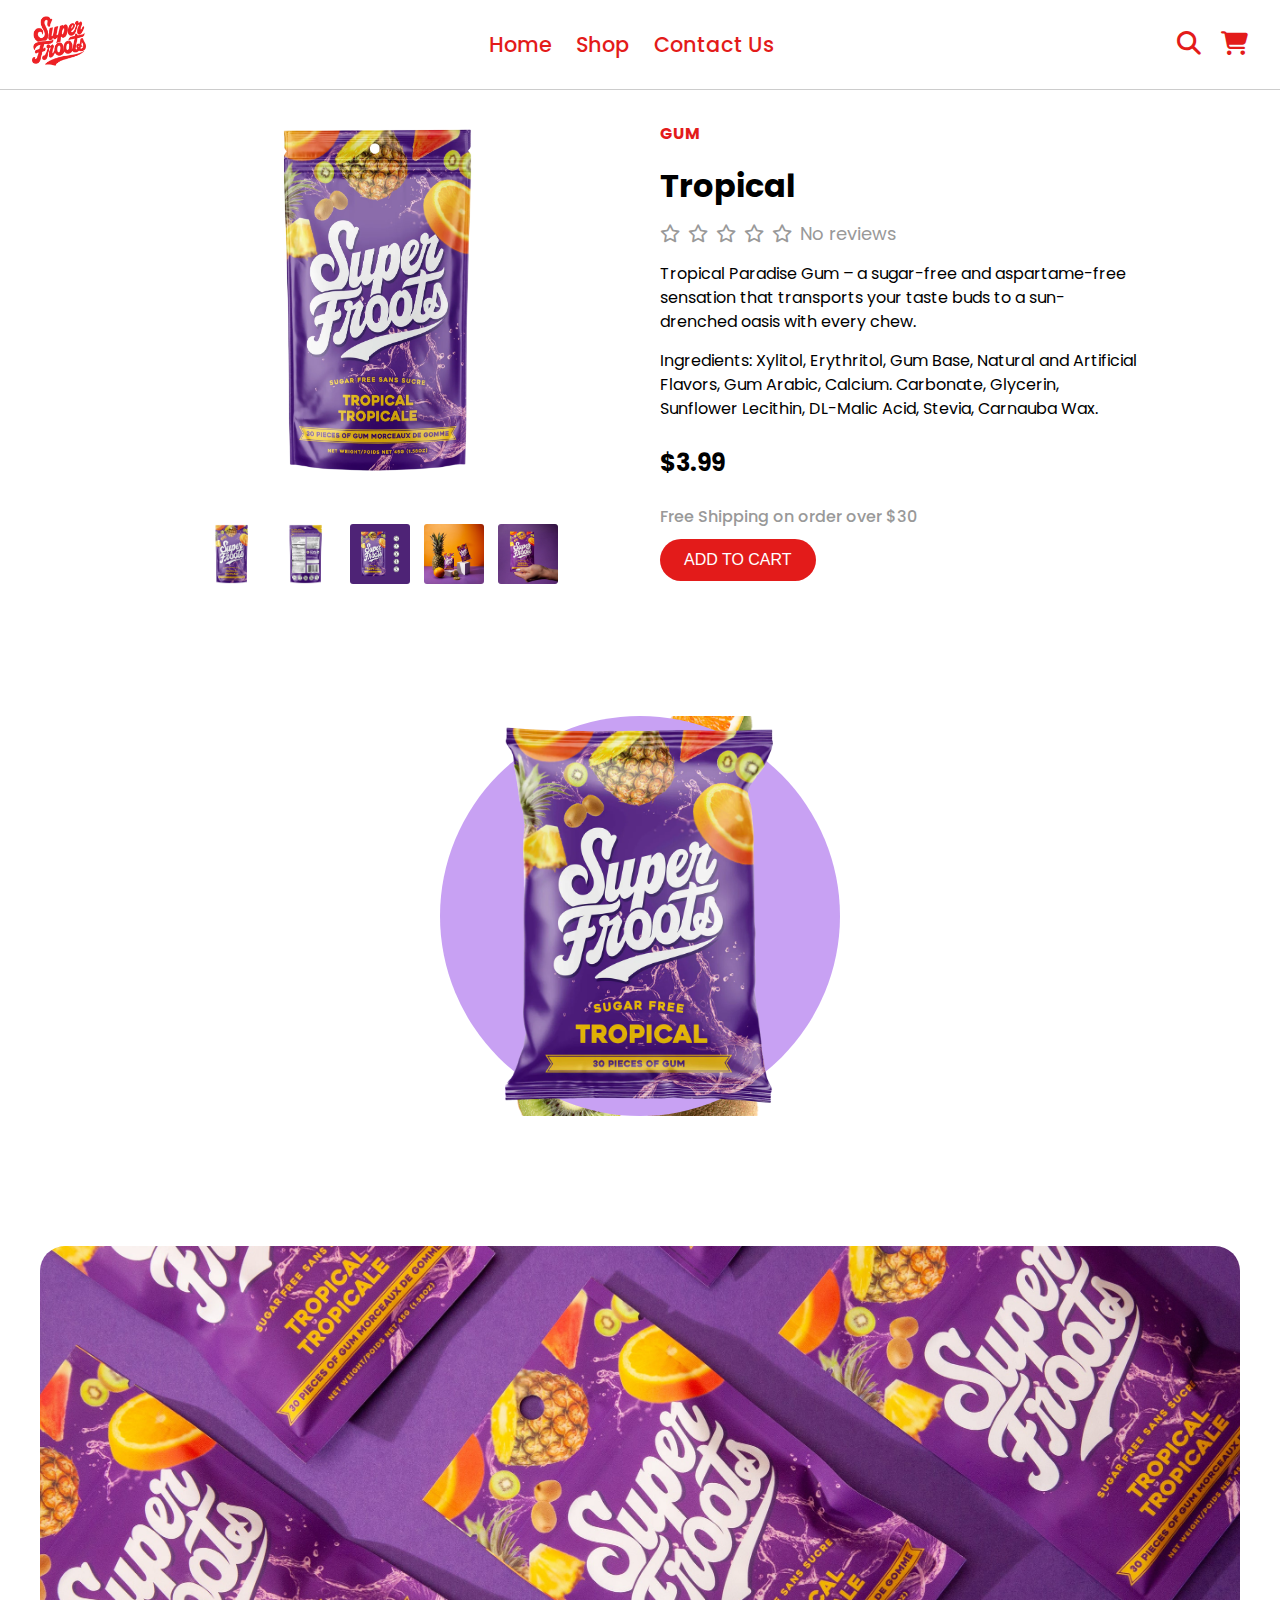
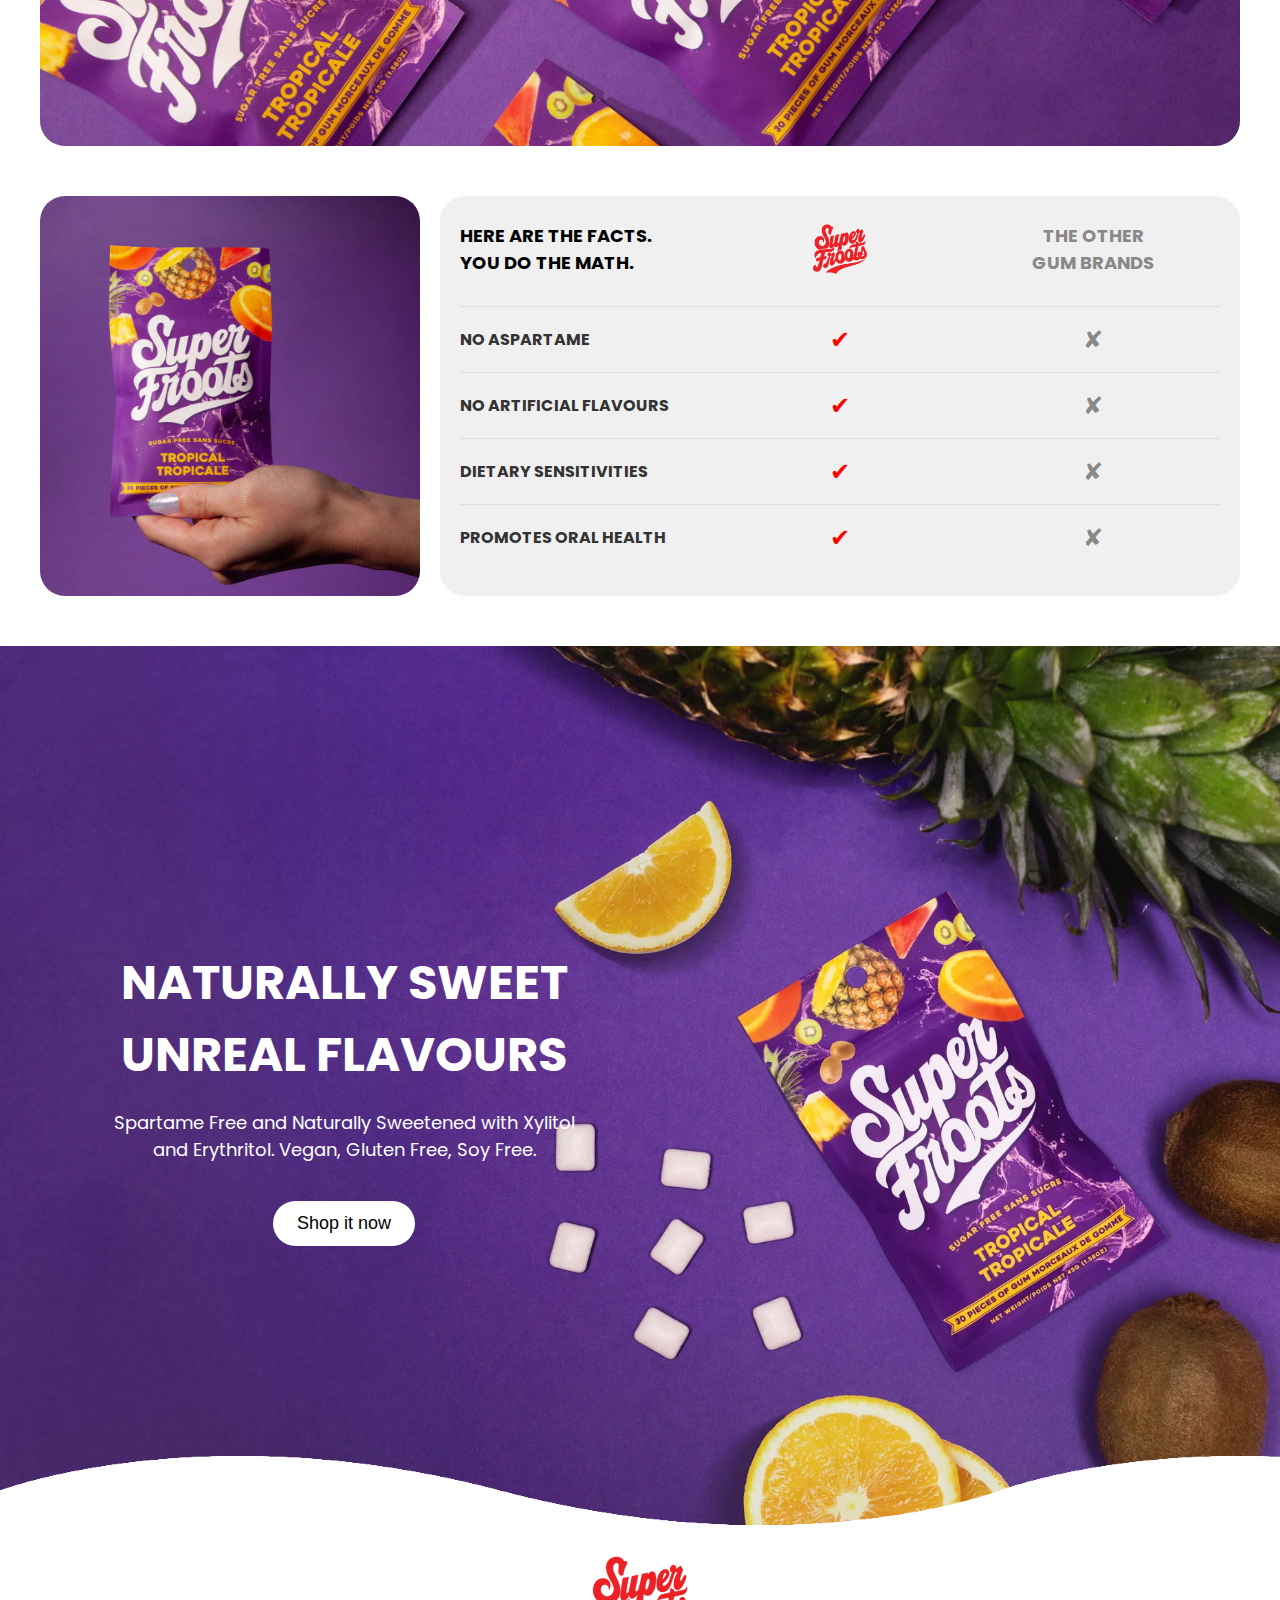
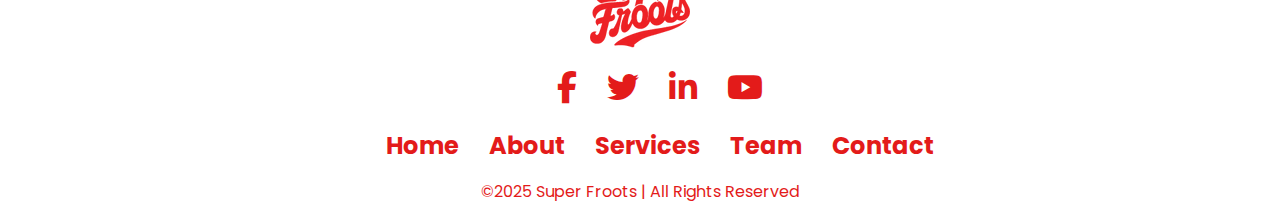
<file: tropical.html>
<!DOCTYPE html>
<html lang="en">
<head>
    <meta charset="UTF-8">
    <meta name="viewport" content="width=device-width, initial-scale=1.0">
    <title>Tropical</title>

    <link rel="preconnect" href="https://fonts.googleapis.com">
    <link rel="preconnect" href="https://fonts.gstatic.com" crossorigin>
    <link href="https://fonts.googleapis.com/css2?family=Inter:ital,opsz,wght@0,14..32,100..900;1,14..32,100..900&family=Jost:ital,wght@0,100..900;1,100..900&family=Poppins:ital,wght@0,100;0,200;0,300;0,400;0,500;0,600;0,700;0,800;0,900;1,100;1,200;1,300;1,400;1,500;1,600;1,700;1,800;1,900&display=swap" rel="stylesheet">

    <link rel="stylesheet" href="https://cdnjs.cloudflare.com/ajax/libs/font-awesome/6.5.0/css/all.min.css">


    <link rel="stylesheet" href="tropical.css">
</head>
<body>

  <audio id="bg-music" src="sound/background.mp3" loop></audio>



    <header class="site-header">
        <div class="header-main">
            <div class="header-logo">
            <img src="img/logo2.avif" alt="Logo">
        </div>

        <div class="menu-toggle" id="menu-toggle">
            <i class="fas fa-bars"></i>
        </div>

        <nav class="nav-menu" id="nav-menu">
            <ul>
                <li><a href="index.html">Home</a></li>
                <li><a href="shop.html">Shop</a></li>
                <li><a href="contact.html">Contact Us</a></li>
            </ul>
        </nav>

        <div class="header-icons">
          <a href="#"><i class="fas fa-search"></i></a>
          <a href="#"><i class="fas fa-shopping-cart"></i></a>
        </div>
        </div>
    </header>


    



    <div class="container">
        <div class="left">
          <div class="main-image">
            <img id="bigImage" src="img/Tropical1.png" alt="Main Product">
          </div>
          <div class="thumbnail-row">
            <img src="img/Tropical1.png" onclick="changeImage(this.src)" alt="Thumb 1">
            <img src="img/Tropical2.png" onclick="changeImage(this.src)" alt="Thumb 2">
            <img src="img/Tropical3.webp" onclick="changeImage(this.src)" alt="Thumb 3">
            <img src="img/Tropical4.webp" onclick="changeImage(this.src)" alt="Thumb 4">
            <img src="img/Tropical5.webp" onclick="changeImage(this.src)" alt="Thumb 5">
          </div>
        </div>

        <div class="right">
          <p class="sub-heading">GUM</p>
          <h1 class="main-heading">Tropical</h1>
          <div class="reviews">
            <i class="far fa-star"></i>
            <i class="far fa-star"></i>
            <i class="far fa-star"></i>
            <i class="far fa-star"></i>
            <i class="far fa-star"></i>
            <span>No reviews</span>
          </div>
          <p class="description">
            Tropical Paradise Gum – a sugar-free and aspartame-free sensation that transports your taste buds to a sun-drenched oasis with every chew.
          </p>
          <p class="description">
            Ingredients: Xylitol, Erythritol, Gum Base, Natural and Artificial Flavors, Gum Arabic, Calcium. Carbonate, Glycerin, Sunflower Lecithin, DL-Malic Acid, Stevia, Carnauba Wax.
          </p>
          <p class="price">$3.99</p>
          <p class="shipping">Free Shipping on order over $30</p>
          <button class="add-to-cart">ADD TO CART</button>
        </div>
    </div>







    <div class="animation-wrapper">
        <div class="animation-container">
            <div class="side-container left-container">
              <img src="img/t3.webp" alt="Left Image">
            </div>
            <div class="animation-column center-container">
              <div class="animation-image">
                <div class="blob"></div>
                <img src="img/t1.webp" alt="Mint Bubblegum Packet">
              </div>
            </div>
            <div class="side-container right-container">
              <img src="img/t4.webp" alt="Right Image">
            </div>
        </div>
    </div>






    <div class="background-container">
  
    </div>







    <div class="stack-container">
        <div class="left-stack-container"></div>

        <div class="right-stack-container">
            <div class="header-row">
            <div class="header-text">HERE ARE THE FACTS.<br />YOU DO THE MATH.</div>
            <div class="logo-container">
                <img src="img/logo2.avif" alt="SuperFroots Logo" class="logo" />
            </div>
            <div class="other-brands">THE OTHER<br />GUM BRANDS</div>
            </div>

            <div class="comparison">
            <div class="column2 feature">NO ASPARTAME</div>
            <div class="column2"><span class="check">✔</span></div>
            <div class="column2"><span class="cross">✘</span></div>
            </div>
            <div class="comparison">
            <div class="column2 feature">NO ARTIFICIAL FLAVOURS</div>
            <div class="column2"><span class="check">✔</span></div>
            <div class="column2"><span class="cross">✘</span></div>
            </div>
            <div class="comparison">
            <div class="column2 feature">DIETARY SENSITIVITIES</div>
            <div class="column2"><span class="check">✔</span></div>
            <div class="column2"><span class="cross">✘</span></div>
            </div>
            <div class="comparison">
            <div class="column2 feature">PROMOTES ORAL HEALTH</div>
            <div class="column2"><span class="check">✔</span></div>
            <div class="column2"><span class="cross">✘</span></div>
            </div>
        </div>
    </div>










    <div class="hero2">
        <div class="hero2-content-box">
        <div class="hero2-left-box">
            <h1>NATURALLY SWEET UNREAL FLAVOURS</h1>
            <p>Spartame Free and Naturally Sweetened with Xylitol and Erythritol. Vegan, Gluten Free, Soy Free.</p>
            <button onclick="window.location.href='shop.html'">Shop it now</button>
        </div>
        <div class="hero2-right-box">
        </div>
        </div>
    </div>








    <footer class="footer">
        <div class="waves">
            <div class="wave" id="wave1"></div>
            <div class="wave" id="wave2"></div>
            <div class="wave" id="wave3"></div>
            <div class="wave" id="wave4"></div>
        </div>
        <div class="footer-logo">
            <img src="img/logo2.avif" alt="SuperFroots Logo" />
        </div>
        <ul class="social-icon">
            <li class="social-icon__item"><a class="social-icon__link" href="#">
                <i class="fa-brands fa-facebook-f"></i>
                </a>
            </li>
            <li class="social-icon__item"><a class="social-icon__link" href="#">
                <i class="fa-brands fa-twitter"></i>
                </a>
            </li>
            <li class="social-icon__item"><a class="social-icon__link" href="#">
                <i class="fa-brands fa-linkedin-in"></i>
                </a>
            </li>
            <li class="social-icon__item"><a class="social-icon__link" href="#">
                <i class="fa-brands fa-youtube"></i>
                </a>
            </li>
        </ul>
        <ul class="menu">
            <li class="menu__item"><a class="menu__link" href="#">Home</a></li>
            <li class="menu__item"><a class="menu__link" href="#">About</a></li>
            <li class="menu__item"><a class="menu__link" href="#">Services</a></li>
            <li class="menu__item"><a class="menu__link" href="#">Team</a></li>
            <li class="menu__item"><a class="menu__link" href="#">Contact</a></li>
        </ul>
        <p>&copy;2025 Super Froots | All Rights Reserved</p>
    </footer>



























    <script src="index.js"></script>
</body>
</html>
</file>
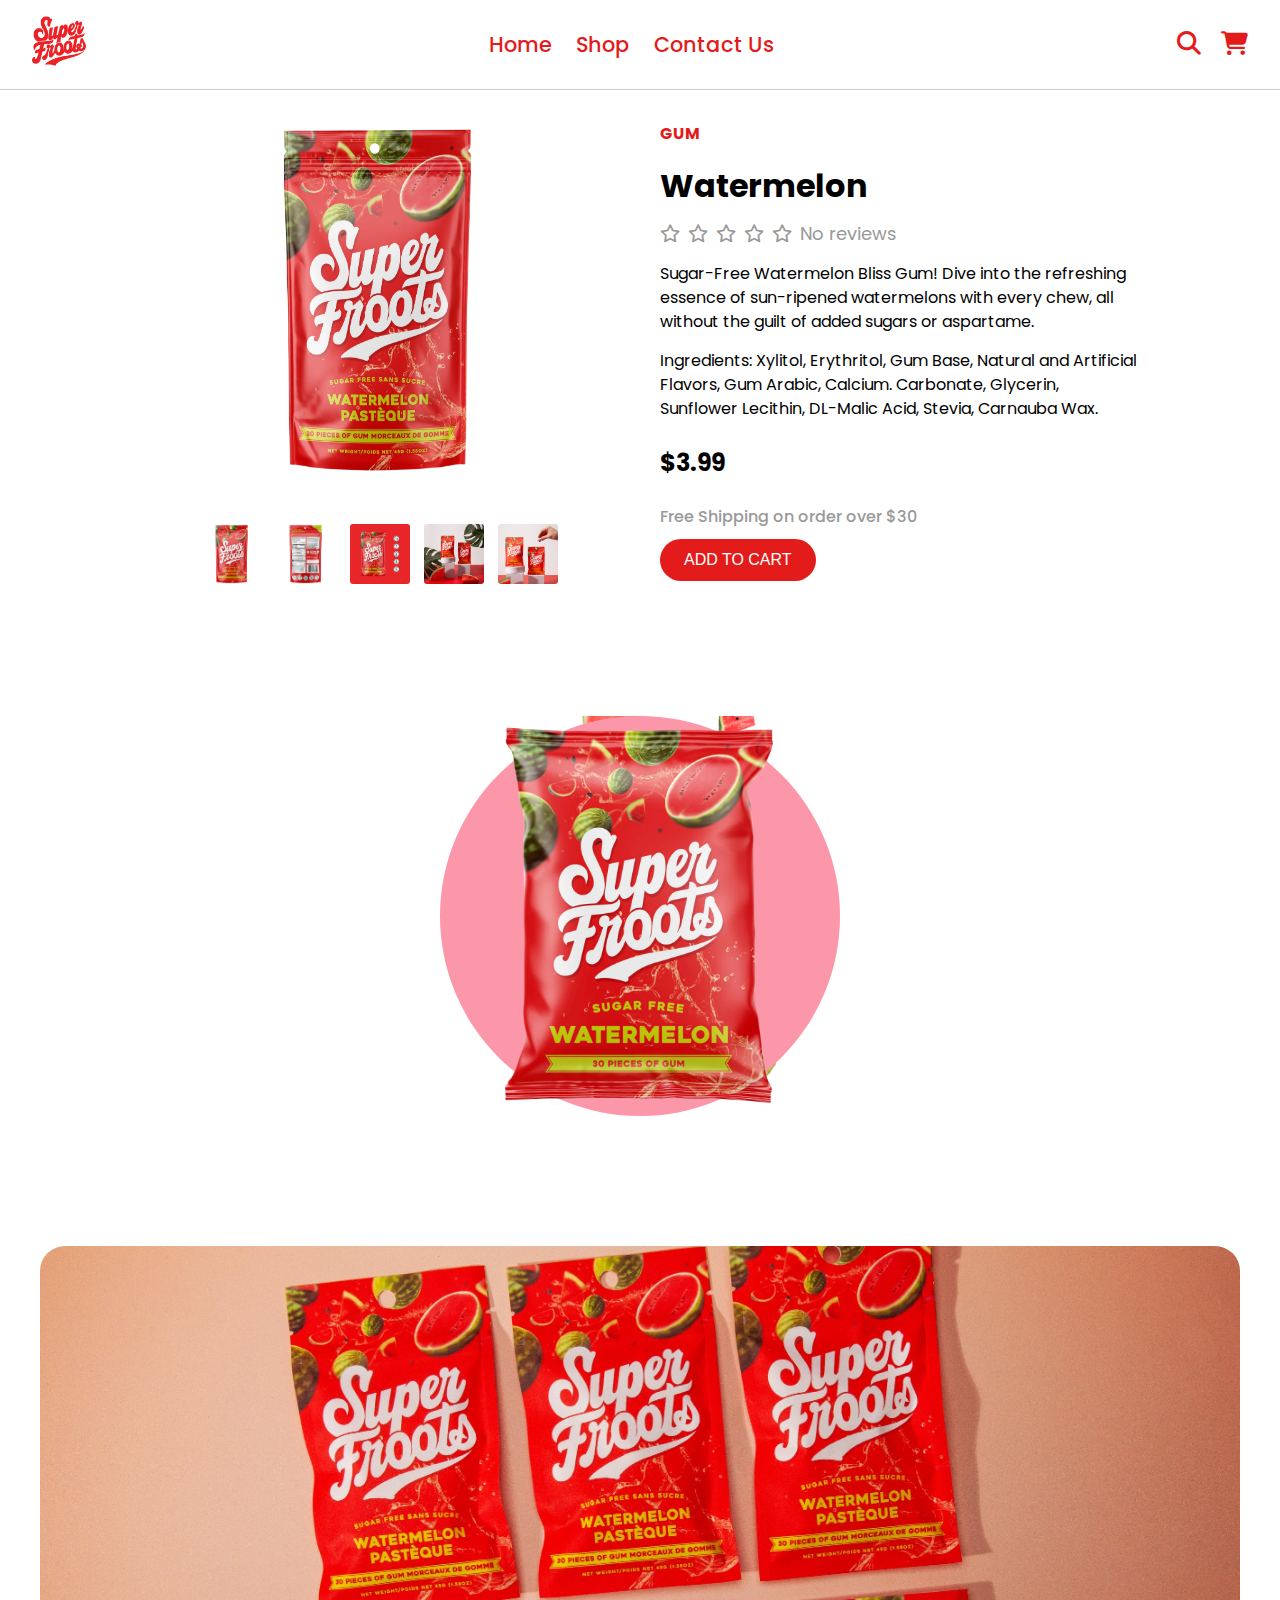
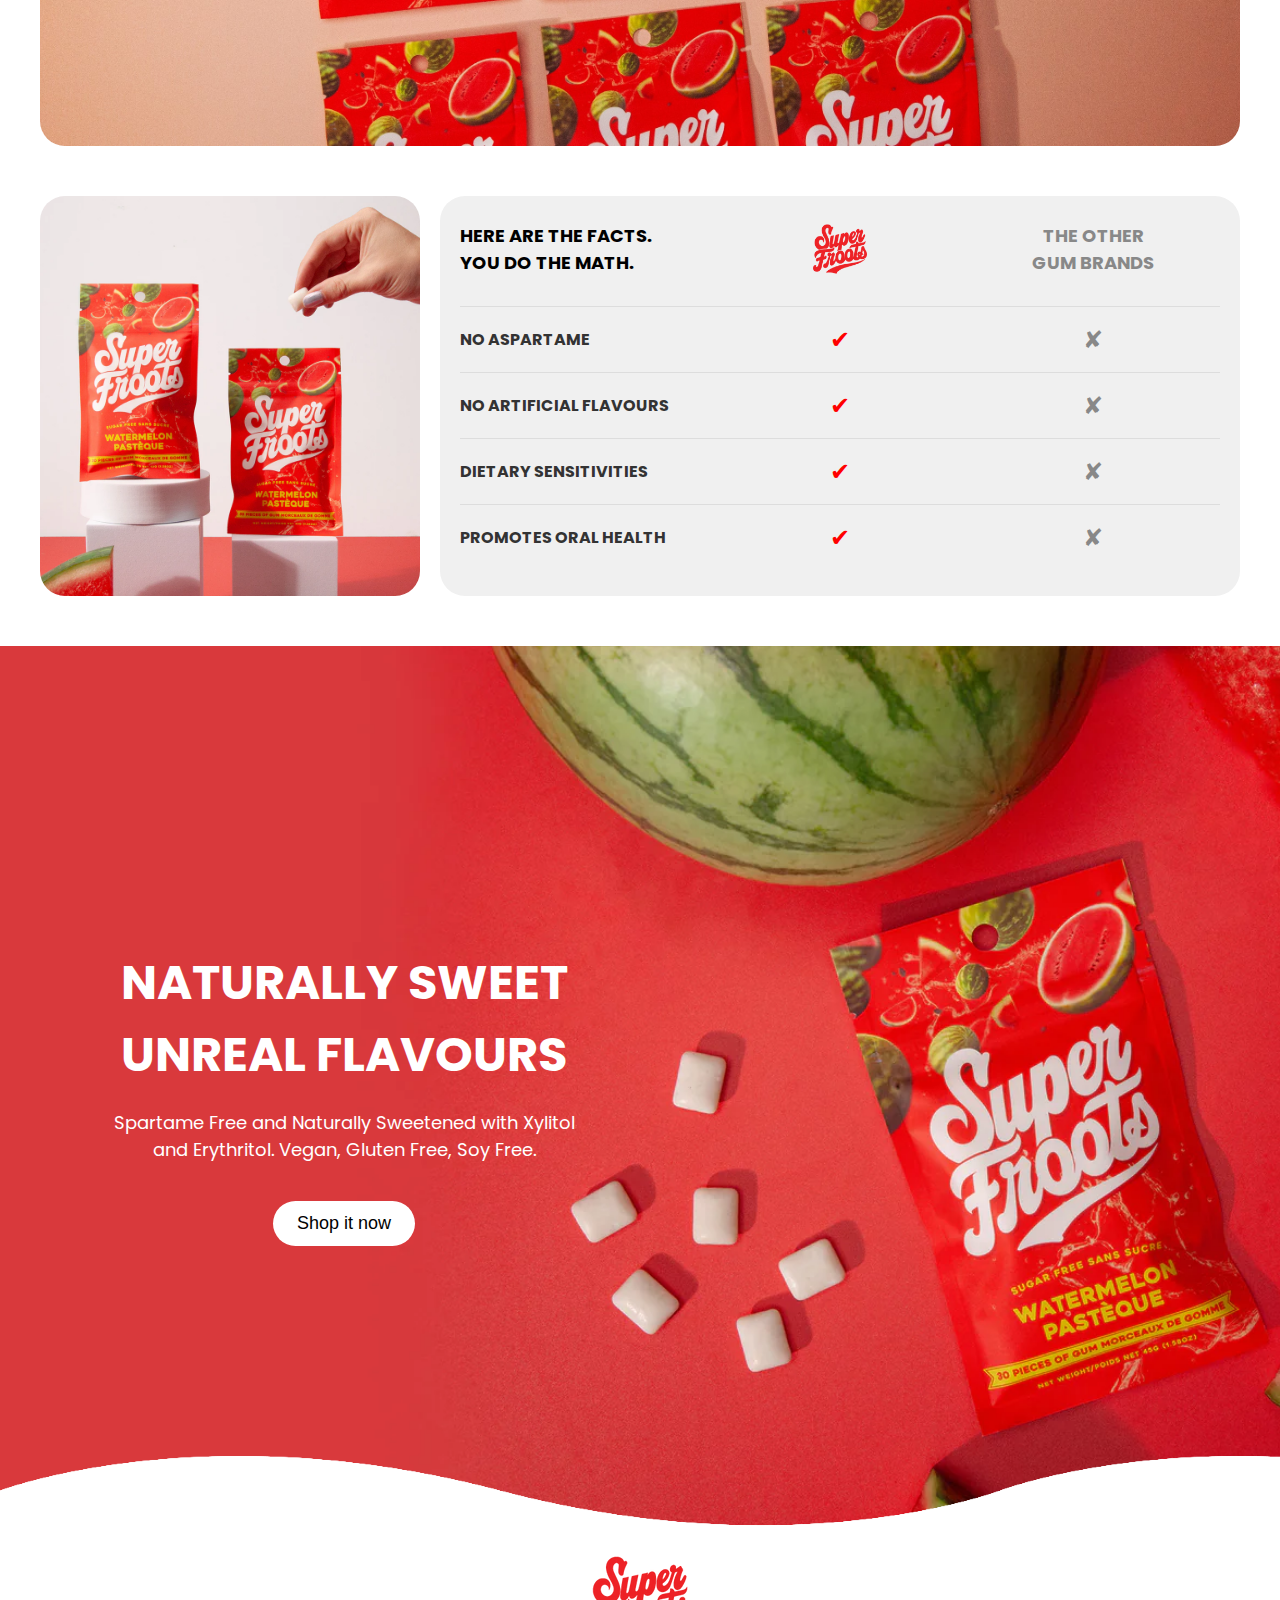
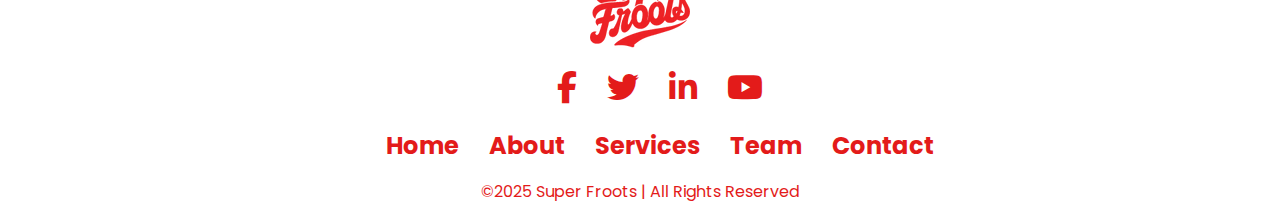
<file: watermelon.html>
<!DOCTYPE html>
<html lang="en">
<head>
    <meta charset="UTF-8">
    <meta name="viewport" content="width=device-width, initial-scale=1.0">
    <title>watermelon</title>

    <link rel="preconnect" href="https://fonts.googleapis.com">
    <link rel="preconnect" href="https://fonts.gstatic.com" crossorigin>
    <link href="https://fonts.googleapis.com/css2?family=Inter:ital,opsz,wght@0,14..32,100..900;1,14..32,100..900&family=Jost:ital,wght@0,100..900;1,100..900&family=Poppins:ital,wght@0,100;0,200;0,300;0,400;0,500;0,600;0,700;0,800;0,900;1,100;1,200;1,300;1,400;1,500;1,600;1,700;1,800;1,900&display=swap" rel="stylesheet">

    <link rel="stylesheet" href="https://cdnjs.cloudflare.com/ajax/libs/font-awesome/6.5.0/css/all.min.css">


    <link rel="stylesheet" href="watermelon.css">
</head>
<body>

  <audio id="bg-music" src="sound/background.mp3" loop></audio>



    <header class="site-header">
        <div class="header-main">
            <div class="header-logo">
            <img src="img/logo2.avif" alt="Logo">
        </div>

        <div class="menu-toggle" id="menu-toggle">
            <i class="fas fa-bars"></i>
        </div>

        <nav class="nav-menu" id="nav-menu">
            <ul>
                <li><a href="index.html">Home</a></li>
                <li><a href="shop.html">Shop</a></li>
                <li><a href="contact.html">Contact Us</a></li>
            </ul>
        </nav>

        <div class="header-icons">
          <a href="#"><i class="fas fa-search"></i></a>
          <a href="#"><i class="fas fa-shopping-cart"></i></a>
        </div>
        </div>
    </header>


    



    <div class="container">
        <div class="left">
          <div class="main-image">
            <img id="bigImage" src="img/Watermelon1.png" alt="Main Product">
          </div>
          <div class="thumbnail-row">
            <img src="img/Watermelon1.png" onclick="changeImage(this.src)" alt="Thumb 1">
            <img src="img/Watermelon2.png" onclick="changeImage(this.src)" alt="Thumb 2">
            <img src="img/Watermelon3.webp" onclick="changeImage(this.src)" alt="Thumb 3">
            <img src="img/Watermelon4.webp" onclick="changeImage(this.src)" alt="Thumb 4">
            <img src="img/Watermelon5.webp" onclick="changeImage(this.src)" alt="Thumb 5">
          </div>
        </div>

        <div class="right">
          <p class="sub-heading">GUM</p>
          <h1 class="main-heading">Watermelon</h1>
          <div class="reviews">
            <i class="far fa-star"></i>
            <i class="far fa-star"></i>
            <i class="far fa-star"></i>
            <i class="far fa-star"></i>
            <i class="far fa-star"></i>
            <span>No reviews</span>
          </div>
          <p class="description">
            Sugar-Free Watermelon Bliss Gum! Dive into the refreshing essence of sun-ripened watermelons with every chew, all without the guilt of added sugars or aspartame.
          </p>
          <p class="description">
            Ingredients: Xylitol, Erythritol, Gum Base, Natural and Artificial Flavors, Gum Arabic, Calcium. Carbonate, Glycerin, Sunflower Lecithin, DL-Malic Acid, Stevia, Carnauba Wax.
          </p>
          <p class="price">$3.99</p>
          <p class="shipping">Free Shipping on order over $30</p>
          <button class="add-to-cart">ADD TO CART</button>
        </div>
    </div>







    <div class="animation-wrapper">
        <div class="animation-container">
            <div class="side-container left-container">
              <img src="img/w3.webp" alt="Left Image">
            </div>
            <div class="animation-column center-container">
              <div class="animation-image">
                <div class="blob"></div>
                <img src="img/w1.webp" alt="Mint Bubblegum Packet">
              </div>
            </div>
            <div class="side-container right-container">
              <img src="img/w4.webp" alt="Right Image">
            </div>
        </div>
    </div>






    <div class="background-container">
  
    </div>







    <div class="stack-container">
        <div class="left-stack-container"></div>

        <div class="right-stack-container">
            <div class="header-row">
            <div class="header-text">HERE ARE THE FACTS.<br />YOU DO THE MATH.</div>
            <div class="logo-container">
                <img src="img/logo2.avif" alt="SuperFroots Logo" class="logo" />
            </div>
            <div class="other-brands">THE OTHER<br />GUM BRANDS</div>
            </div>

            <div class="comparison">
            <div class="column2 feature">NO ASPARTAME</div>
            <div class="column2"><span class="check">✔</span></div>
            <div class="column2"><span class="cross">✘</span></div>
            </div>
            <div class="comparison">
            <div class="column2 feature">NO ARTIFICIAL FLAVOURS</div>
            <div class="column2"><span class="check">✔</span></div>
            <div class="column2"><span class="cross">✘</span></div>
            </div>
            <div class="comparison">
            <div class="column2 feature">DIETARY SENSITIVITIES</div>
            <div class="column2"><span class="check">✔</span></div>
            <div class="column2"><span class="cross">✘</span></div>
            </div>
            <div class="comparison">
            <div class="column2 feature">PROMOTES ORAL HEALTH</div>
            <div class="column2"><span class="check">✔</span></div>
            <div class="column2"><span class="cross">✘</span></div>
            </div>
        </div>
    </div>










    <div class="hero2">
        <div class="hero2-content-box">
        <div class="hero2-left-box">
            <h1>NATURALLY SWEET UNREAL FLAVOURS</h1>
            <p>Spartame Free and Naturally Sweetened with Xylitol and Erythritol. Vegan, Gluten Free, Soy Free.</p>
            <button onclick="window.location.href='shop.html'">Shop it now</button>
        </div>
        <div class="hero2-right-box">
        </div>
        </div>
    </div>








    <footer class="footer">
        <div class="waves">
            <div class="wave" id="wave1"></div>
            <div class="wave" id="wave2"></div>
            <div class="wave" id="wave3"></div>
            <div class="wave" id="wave4"></div>
        </div>
        <div class="footer-logo">
            <img src="img/logo2.avif" alt="SuperFroots Logo" />
        </div>
        <ul class="social-icon">
            <li class="social-icon__item"><a class="social-icon__link" href="#">
                <i class="fa-brands fa-facebook-f"></i>
                </a>
            </li>
            <li class="social-icon__item"><a class="social-icon__link" href="#">
                <i class="fa-brands fa-twitter"></i>
                </a>
            </li>
            <li class="social-icon__item"><a class="social-icon__link" href="#">
                <i class="fa-brands fa-linkedin-in"></i>
                </a>
            </li>
            <li class="social-icon__item"><a class="social-icon__link" href="#">
                <i class="fa-brands fa-youtube"></i>
                </a>
            </li>
        </ul>
        <ul class="menu">
            <li class="menu__item"><a class="menu__link" href="#">Home</a></li>
            <li class="menu__item"><a class="menu__link" href="#">About</a></li>
            <li class="menu__item"><a class="menu__link" href="#">Services</a></li>
            <li class="menu__item"><a class="menu__link" href="#">Team</a></li>
            <li class="menu__item"><a class="menu__link" href="#">Contact</a></li>
        </ul>
        <p>&copy;2025 Super Froots | All Rights Reserved</p>
    </footer>



























    <script src="index.js"></script>
</body>
</html>
</file>
<file: index.css>
body{
    margin: 0;
    font-family: 'Poppins', sans-serif;
    padding: 0;
}







.site-header {
  background-color: transparent;
  position: absolute;
  width: 100%;
  top: 0;
  left: 0;
  z-index: 1000;
}

.header-main {
  display: flex;
  justify-content: space-between;
  align-items: center;
  padding: 16px 32px;
  flex-wrap: wrap;
}

.header-logo img {
  height: 50px;
  width: auto;
}

.nav-menu {
  position: relative;
}

.nav-menu ul {
  font-size: 1.3em;
  font-weight: 500;
  list-style: none;
  display: flex;
  gap: 24px;
  margin: 0;
  padding: 0;
}

.nav-menu a {
  text-decoration: none;
  color: white;
}

.nav-menu a:hover {
  text-decoration: underline;
}

.header-icons {
  display: flex;
  align-items: center;
  gap: 20px;
}

.header-icons i {
  font-size: 1.5em;
  color: white;
  cursor: pointer;
  transition: color 0.3s;
}

.menu-toggle {
  display: none;
  font-size: 1.8em;
  color: white;
  cursor: pointer;
}

@media (max-width: 768px) {
  .menu-toggle {
    display: block;
    color: white;
  }

  .nav-menu {
    width: 100%;
    background: white;
    position: absolute;
    top: 100%;
    left: 0;
    display: none;
  }

  .nav-menu ul {
    flex-direction: column;
    gap: 0;
    padding: 16px 0;
  }

  .nav-menu ul li {
    text-align: center;
    padding: 12px 0;
  }

  .nav-menu a {
    color: black;
  }

  .header-icons i {
    color: white;
  }

  .nav-menu.show {
    display: block;
  }
}

















.carousel{
    width: 100%;
    height: 102vh;
    position: relative;
    overflow: hidden;
}

.list{
    width: 100%;
    height: 100%;
}

.item{
    width: 100%;
    height: 100%;
    background-color: var(--background);
    position: absolute;
    top: 0;
    left: 0;
    overflow: hidden;
    display: none;
}
.item img.fruit{
    width: 90%;
    position: absolute;
    top: 50%;
    left: 50%;
    transform: translate(-50%, -50%);
    z-index: 15;
    pointer-events: none;
}
.item .content{
    position: absolute;
    top: 50%;
    left: 50%;
    transform: translate(-50%, -50%);
    text-align: center;
    font-size: 12rem;
    color: #eee;
    font-weight: bold;
    font-family: system-ui;
    text-transform: uppercase;
    white-space: nowrap;
}
.item.active{
    display: block;
}
.item.hidden{
    display: block;
    pointer-events: none;
    background-color: transparent;
    z-index: 1;
}


#prev,
#next{
    position: absolute;
    top: 50%;
    transform: translateY(-50%);
    width: 50px;
    height: 50px;
    border-radius: 50%;
    background-color: transparent;
    border: 1px solid #eee9;
    background-color: #eee5;
    color: #eee;
    font-size: x-large;
    font-family: monospace;
    cursor: pointer;
    z-index: 15;
}
#prev{
    left: 20px;
}
#next{
    right: 20px;
}


@keyframes toActive{
    from{
        top: 100%;
        opacity: 0;
    }
}
@keyframes toOut{
    from{
        top: 50%;
        opacity: 1;
    }
}
.item.active img.fruit{
    animation: toActive 0.5s ease-in-out 1;
}
.item.hidden img.fruit{
    animation: toOut 0.8s ease-in-out 1;
    top: -100%;
    opacity: 0;
}
.item.active .content{
    animation: toActive 0.8s ease-in-out 1;
}
.item.hidden .content{
    opacity: 0;
}

.carousel.right .item.active img.fruit{
    animation: toActivePrev 0.5s ease-in-out 1;
}
.carousel.right .item.hidden img.fruit{
    animation: toOut 0.8s ease-in-out 1;
    top: 100%;
    opacity: 0;
}
.carousel.right .item.active .content{
    animation: toActivePrev 0.8s ease-in-out 1;
}


@keyframes toActivePrev{
    from{
        top: 0;
        opacity: 0;
    }
}

:root{
    --width-mockup: calc(371px / 1.5);
    --height-mockup: calc(673px / 1.5);
}

.mockup {
    position: absolute;
    top: 50%;
    left: 50%;
    --left: 0%;
    transform: translate(-50%, -50%);
    height: var(--height-mockup);
    width: var(--width-mockup);
    background: 
        url(img/mockup.png)  0 0 no-repeat, 
        url(img/listSoda.jpg) var(--left) 0;
    background-size: auto 100%;
    background-blend-mode: multiply;
    -webkit-mask-image: 
    url(img/mockup.png);
    -webkit-mask-repeat: no-repeat;
    -webkit-mask-size: auto 100%;
    transition: background 0.5s;
}

.shadow{
    width: var(--width-mockup);
    height: 100px;
    background-color: #0008;
    border-radius: 50%;
    position: absolute;
    top:  calc((50% + (var(--height-mockup) / 2)));
    left: 50%;
    transform: translateX(-50%);
    filter: blur(20px);
}

@media screen and (max-width: 768px) {
    header ul{
    font-size: 14px;
}
    .item .content{
        transform: translate(-50%, -50%) scale(.5);
    }
    .item img.fruit{
        width: 100%;
        height: 100%;
        object-fit: cover;
    }
}














.container {
  display: flex;
  justify-content: space-between;
}

.column {
  flex: 1 1 300px;
  text-align: center;
  width: 100%;
}
.spearmint {
  background: radial-gradient(circle at center, #ffffff 10%, #6fcdee 100%);
}

.tropical {
  background: radial-gradient(circle at center, #ffffff 10%, #c8a1f3 100%);
}

.watermelon {
  background: radial-gradient(circle at center, #ffffff 10%, #fc96a9 100%);
}

.image-wrapper {
  position: relative;
  width: 100%;
  height: 500px;
  overflow: hidden;
}

.image-wrapper img {
  width: 100%;
  height: 100%;
  object-fit: cover;
  transition: opacity 0.5s ease;
  position: absolute;
  top: 0;
  left: 0;
}

.image-wrapper img.hover {
  opacity: 0;
}

.image-wrapper:hover img.hover {
  opacity: 1;
}

.image-wrapper:hover img.default {
  opacity: 0;
}

.flavor-name {
  font-size: 24px;
  font-weight: bold;
  text-transform: uppercase;
}
.column button {
  background-color: white;
  color: black;
  border: none;
  padding: 12px 24px;
  font-size: 18px;
  border-radius: 25px;
  cursor: pointer;
  margin-bottom: 20px;
}

.column button:hover {
  background-color: black;
  color: white;
}

@media (max-width: 1024px) {
  .image-wrapper {
    height: 350px;
  }

  .flavor-name {
    font-size: 22px;
  }
}

@media (max-width: 600px) {
  .container {
    flex-direction: column;
    align-items: center;
  }

  .column {
    width: 100%;
    max-width: 100%;
  }

  .image-wrapper {
    height: 440px;
  }

  .flavor-name {
    font-size: 20px;
  }
}












.delicious-section { 
  text-align: center;
  padding: 20px;
  margin-bottom: 40px;
}

.delicious-section h2 {
  font-size: 48px;
  font-weight: bold;
}

.decorative-img {
  display: flex;
  flex-direction: column;
  align-items: center;
}

.decorative-img img {
  width: 100%;
  max-width: 1200px;
  height: auto;
  display: block;
}

@media (max-width: 1024px) {
  .delicious-section h2 {
    font-size: 42px;
  }

  .decorative-img img {
    max-width: 90%;
  }
}

@media (max-width: 768px) {
  .delicious-section h2 {
    font-size: 32px;
  }

  .decorative-img img {
    max-width: 100%;
  }
}













.wave-container {
  background: url('img/bg3.webp') no-repeat center center/cover;
  height: 60vh;
  position: relative;
  overflow: hidden;
  padding-bottom: 20px;
  display: flex;
  flex-direction: column;
  justify-content: center;
  gap: 30px;
}

.wave-top {
  width: 100%;
  height: 100px;
  overflow: hidden;
}

.wave-top svg {
  width: 200%;
  height: 100px;
  animation: waveMove 2s linear infinite;
}

@keyframes waveMove {
  0% {
    transform: translateX(0);
  }
  100% {
    transform: translateX(-50%);
  }
}

.scroll-track {
  width: 100%;
  overflow: hidden;
  display: flex;
}

.scroll-text {
  font-size: 4.5vw;
  font-weight: bold;
  color: white;
  white-space: nowrap;
  will-change: transform;
}


@media (max-width: 1024px) {
  .wave-container {
    height: 40vh;
  }
  .scroll-text {
    font-size: 7vw;
  }
}

@media (max-width: 600px) {
  .wave-container {
    height: 30vh;
  }
  .scroll-text {
    font-size: 8vw;
  }
}















.hero {
  background: url('img/bg1.webp') no-repeat center center/cover;
  height: 80vh;
  display: flex;
  align-items: center;
  justify-content: center;
}

.content-box {
  display: flex;
  width: 90%;
  max-width: 1200px;
  justify-content: space-between;
  align-items: center;
  flex-wrap: wrap;
}

.left-box {
  padding: 30px;
  max-width: 500px;
  flex: 1;
  display: flex;
  flex-direction: column;
  align-items: center;
  text-align: center;
}

.left-box h1 {
  color: #e31b1a;
  font-size: 48px;
  font-weight: bold;
  margin: 0;
}

.left-box p {
  font-size: 18px;
}

.left-box button {
  background-color: #e31b1a;
  color: white;
  border: none;
  padding: 12px 24px;
  font-size: 18px;
  border-radius: 25px;
  cursor: pointer;
  transition: background 0.3s;
  margin-top: 20px;
}

.left-box button:hover {
  background-color: white;
  color: #e31b1a;
}

.right-box {
  flex: 1;
  min-width: 300px;
}

@media (max-width: 1024px) {
  .hero {
    height: auto;
    padding: 40px 0;
  }

  .content-box {
    flex-direction: row;
    align-items: flex-start;
    justify-content: space-between;
    gap: 20px;
  }

  .left-box {
    align-items: flex-start;
    text-align: left;
    flex: 1;
  }

  .right-box {
    flex: 1;
    min-height: 300px;
    display: block;
  }
}

@media (max-width: 768px) {
  .hero {
    height: 60vh;
    align-items: center;
    justify-content: center;
  }
  .left-box h1 {
    font-size: 36px;
  }

  .left-box p {
    font-size: 16px;
  }

  .left-box button {
    font-size: 16px;
    padding: 10px 20px;
  }

  .left-box {
    align-items: flex-start;
    text-align: left;
  }
  .right-box {
    display: none;
  }
}





















.animation-container {
    display: flex;
    justify-content: space-between;
    flex-wrap: wrap;
    padding: 30px;
    gap: 30px;
}

.animation-column {
    flex: 1 1 300px;
    text-align: center;
    align-items: center;
    width: 100%;
}

.animation-image {
    position: relative;
    width: 100%;
    height: 500px;
    overflow: hidden;
}

.animation-image img {
    width: 100%;
    height: 100%;
    object-fit: cover;
    transition: opacity 0.5s ease, transform 0.3s ease;
    position: absolute;
    top: 0;
    left: 0;
    z-index: 2;
    will-change: transform;
}

.blob {
    width: 400px;
    height: 400px;
    border-radius: 50%;
    animation: blobAnimate 3s infinite linear;
    position: absolute;
    top: 50%;
    left: 50%;
    transform: translate(-50%, -50%);
    z-index: 1;
}

.spearmint-blob {
    background: #6fcdee;
}

.tropical-blob {
    background: #c8a1f3;
}

.watermelon-blob {
    background: #fc96a9;
}

@keyframes blobAnimate {
    0%, 100% {
        border-radius: 42% 58% 70% 30% / 30% 40% 60% 70%;
    }
    25% {
        border-radius: 60% 40% 30% 70% / 60% 30% 70% 40%;
    }
    50% {
        border-radius: 30% 70% 60% 40% / 40% 60% 30% 70%;
    }
    75% {
        border-radius: 50% 50% 40% 60% / 60% 50% 50% 40%;
    }
}

@media (max-width: 1024px) {
    .animation-container {
        flex-direction: row;
        flex-wrap: wrap;
        justify-content: center;
        gap: 20px;
    }

    .animation-column {
        flex: 1 1 45%;
        max-width: 45%;
    }

    .animation-image {
        height: 400px;
    }

    .blob {
        width: 300px;
        height: 300px;
    }
}

@media (max-width: 600px) {
    .animation-column {
        flex: 1 1 100%;
        max-width: 100%;
    }

    .animation-image {
        height: 300px;
    }

    .blob {
        width: 200px;
        height: 200px;
    }
}









.hero2 {
  background: url('img/bg2.webp') no-repeat center center/cover;
  height: 100vh;
  display: flex;
  align-items: center;
  justify-content: center;
}

.hero2-content-box {
  display: flex;
  width: 90%;
  max-width: 1200px;
  justify-content: space-between;
  align-items: center;
  flex-wrap: wrap;
}

.hero2-left-box {
  padding: 30px;
  max-width: 500px;
  flex: 1;
  display: flex;
  flex-direction: column;
  align-items: center;
  text-align: center;
}

.hero2-left-box h1 {
  color: #4d0950;
  font-size: 48px;
  font-weight: bold;
  margin: 0;
}

.hero2-left-box p {
  font-size: 18px;
}

.hero2-left-box button {
  background-color: white;
  color: black;
  border: none;
  padding: 12px 24px;
  font-size: 18px;
  border-radius: 25px;
  cursor: pointer;
  margin-top: 20px;
}

.hero2-left-box button:hover {
  background-color: black;
  color: white;
}

.hero2-right-box {
  flex: 1;
  min-width: 300px;
}

@media (max-width: 1024px) {
  .hero2 {
    height: auto;
    padding: 40px 0;
  }

  .hero2-content-box {
    flex-direction: row;
    align-items: flex-start;
    justify-content: space-between;
    gap: 20px;
  }

  .hero2-left-box {
    align-items: flex-start;
    text-align: left;
    flex: 1;
  }

  .hero2-right-box {
    flex: 1;
    min-height: 300px;
    display: block;
  }
}

@media (max-width: 768px) {
  .hero2 {
    height: 60vh;
    align-items: center;
    justify-content: center;
  }
  .hero2-left-box h1 {
    font-size: 36px;
  }

  .hero2-left-box p {
    font-size: 16px;
  }

  .hero2-left-box button {
    font-size: 16px;
    padding: 10px 20px;
  }

  .hero2-left-box {
    align-items: flex-start;
    text-align: left;
  }
  .hero2-right-box {
    display: none;
  }
}
















.footer {
  position: relative;
  width: 100%;
  background: white;
  min-height: 200px;
  justify-content: center;
  align-items: center;
  flex-direction: column;
}

.footer-logo {
  display: flex;
  justify-content: center;
  align-items: center;
  width: 100%;
  margin-top: 10px;
}

.footer-logo img {
  max-width: 150px;
}
.social-icon,
.menu {
  gap: 30px;
  position: relative;
  display: flex;
  justify-content: center;
  align-items: center;
  flex-wrap: wrap;
}

.social-icon__item,
.menu__item {
  list-style: none;
}

.social-icon__link {
  font-size: 2rem;
  color: #e31b1a;
  display: inline-block;
}
.menu__link {
  font-size: 1.5rem;
  color: #e31b1a;
  display: inline-block;
  text-decoration: none;
  font-weight: bold;
}

.menu__link:hover {
  text-decoration: underline;
}

.footer p {
  color: #e31b1a;
  font-size: 1rem;

  text-align: center;
}

.wave {
  position: absolute;
  top: -100px;
  left: 0;
  width: 100%;
  height: 100px;
  background: url('img/wave.png');
  background-size: 1000px 100px;
}

.wave#wave1 {
  z-index: 1000;
  opacity: 1;
  bottom: 0;
  animation: animateWaves 4s linear infinite;
}

.wave#wave2 {
  z-index: 999;
  opacity: 0.5;
  bottom: 10px;
  animation: animate 4s linear infinite !important;
}

.wave#wave3 {
  z-index: 1000;
  opacity: 0.2;
  bottom: 15px;
  animation: animateWaves 3s linear infinite;
}

.wave#wave4 {
  z-index: 999;
  opacity: 0.7;
  bottom: 20px;
  animation: animate 3s linear infinite;
}

@keyframes animateWaves {
  0% {
    background-position-x: 1000px;
  }
  100% {
    background-positon-x: 0px;
  }
}

@keyframes animate {
  0% {
    background-position-x: -1000px;
  }
  100% {
    background-positon-x: 0px;
  }
}
</file>
<file: contact.css>
body{
    margin: 0;
    font-family: 'Poppins', sans-serif;
    padding: 0;
}










.site-header {
  background-color: transparent;
  position: absolute;
  width: 100%;
  top: 0;
  left: 0;
  z-index: 1000;
  border-bottom: #ccc 1px solid;
}

.header-main {
  display: flex;
  justify-content: space-between;
  align-items: center;
  padding: 16px 32px;
  flex-wrap: wrap;
}

.header-logo img {
  height: 50px;
  width: auto;
}

.nav-menu {
  position: relative;
}

.nav-menu ul {
  font-size: 1.3em;
  font-weight: 500;
  list-style: none;
  display: flex;
  gap: 24px;
  margin: 0;
  padding: 0;
}

.nav-menu a {
  text-decoration: none;
  color: #e31b1a;
}

.nav-menu a:hover {
  text-decoration: underline;
}

.header-icons {
  display: flex;
  align-items: center;
  gap: 20px;
}

.header-icons i {
  font-size: 1.5em;
  color: #e31b1a;
  cursor: pointer;
  transition: color 0.3s;
}

.menu-toggle {
  display: none;
  font-size: 1.8em;
  color: white;
  cursor: pointer;
}

@media (max-width: 768px) {
  .menu-toggle {
    display: block;
    color: #e31b1a;
  }

  .nav-menu {
    width: 100%;
    background: white;
    position: absolute;
    top: 100%;
    left: 0;
    display: none;
  }

  .nav-menu ul {
    flex-direction: column;
    gap: 0;
    padding: 16px 0;
  }

  .nav-menu ul li {
    text-align: center;
    padding: 12px 0;
  }

  .nav-menu a {
    color: #e31b1a;
  }

  .header-icons i {
    color: #e31b1a;
  }

  .nav-menu.show {
    display: block;
  }
}













.container {
  max-width: 1200px;
  margin: auto;
  margin-top: 120px;
  margin-bottom: 100px;
}

.form-box {
  background: #e31b1a;
  padding: 40px;
  border-radius: 15px;
}

.contact-head {
  font-size: 32px;
  font-weight: bold;
  margin-bottom: 10px;
  color: white;
  text-align: center;
}

.contact-subhead {
  font-size: 16px;
  color: white;
  margin-bottom: 30px;
  text-align: center;
  line-height: 1.6;
}

.input-title {
  font-weight: 500;
  margin-bottom: 8px;
  color: white;
}

.input,
.textinput {
  width: 100%;
  padding: 12px 15px;
  border: 1px solid white;
  border-radius: 8px;
  font-size: 14px;
  box-sizing: border-box;
  margin-bottom: 20px;
  transition: border 0.3s;
}

.input:focus,
.textinput:focus {
  border-color: white;
  outline: none;
}

.textinput {
  resize: vertical;
}

.submit-btn {
  background-color: black;
  color: white;
  padding: 14px 28px;
  font-size: 16px;
  border: none;
  border-radius: 8px;
  cursor: pointer;
  transition: background 0.3s;
  width: 100%;
  margin-top: 10px;
}

.submit-btn:hover {
  background-color: white;
  color: black;
}

.responsive-container-block {
  display: flex;
  flex-wrap: wrap;
  gap: 20px;
}

.responsive-cell-block {
  flex: 1 1 48%;
}
@media (max-width: 1024px) {
  .container {
    max-width: 85%;
  }
}

@media (max-width: 768px) {
  .container {
    max-width: 85%;
  }
  .responsive-cell-block {
    flex: 1 1 100%;
  }

  .form-box {
    padding: 25px;
  }

  .contact-head {
    font-size: 24px;
  }

  .submit-btn {
    font-size: 15px;
    padding: 12px;
  }
}










.hero2 {
  background: url('img/bg2.webp') no-repeat center center/cover;
  height: 100vh;
  display: flex;
  align-items: center;
  justify-content: center;
}

.hero2-content-box {
  display: flex;
  width: 90%;
  max-width: 1200px;
  justify-content: space-between;
  align-items: center;
  flex-wrap: wrap;
}

.hero2-left-box {
  padding: 30px;
  max-width: 500px;
  flex: 1;
  display: flex;
  flex-direction: column;
  align-items: center;
  text-align: center;
}

.hero2-left-box h1 {
  color: #4d0950;
  font-size: 48px;
  font-weight: bold;
  margin: 0;
}

.hero2-left-box p {
  font-size: 18px;
}

.hero2-left-box button {
  background-color: white;
  color: black;
  border: none;
  padding: 12px 24px;
  font-size: 18px;
  border-radius: 25px;
  cursor: pointer;
  margin-top: 20px;
}

.hero2-left-box button:hover {
  background-color: black;
  color: white;
}

.hero2-right-box {
  flex: 1;
  min-width: 300px;
}

@media (max-width: 1024px) {
  .hero2 {
    height: auto;
    padding: 40px 0;
  }

  .hero2-content-box {
    flex-direction: row;
    align-items: flex-start;
    justify-content: space-between;
    gap: 20px;
  }

  .hero2-left-box {
    align-items: flex-start;
    text-align: left;
    flex: 1;
  }

  .hero2-right-box {
    flex: 1;
    min-height: 300px;
    display: block;
  }
}

@media (max-width: 768px) {
  .hero2 {
    height: 60vh;
    align-items: center;
    justify-content: center;
  }
  .hero2-left-box h1 {
    font-size: 36px;
  }

  .hero2-left-box p {
    font-size: 16px;
  }

  .hero2-left-box button {
    font-size: 16px;
    padding: 10px 20px;
  }

  .hero2-left-box {
    align-items: flex-start;
    text-align: left;
  }
  .hero2-right-box {
    display: none;
  }
}
















.footer {
  position: relative;
  width: 100%;
  background: white;
  min-height: 200px;
  justify-content: center;
  align-items: center;
  flex-direction: column;
}

.footer-logo {
  display: flex;
  justify-content: center;
  align-items: center;
  width: 100%;
  margin-top: 10px;
}

.footer-logo img {
  max-width: 150px;
}
.social-icon,
.menu {
  gap: 30px;
  position: relative;
  display: flex;
  justify-content: center;
  align-items: center;
  flex-wrap: wrap;
}

.social-icon__item,
.menu__item {
  list-style: none;
}

.social-icon__link {
  font-size: 2rem;
  color: #e31b1a;
  display: inline-block;
}
.menu__link {
  font-size: 1.5rem;
  color: #e31b1a;
  display: inline-block;
  text-decoration: none;
  font-weight: bold;
}

.menu__link:hover {
  text-decoration: underline;
}

.footer p {
  color: #e31b1a;
  font-size: 1rem;

  text-align: center;
}

.wave {
  position: absolute;
  top: -100px;
  left: 0;
  width: 100%;
  height: 100px;
  background: url('img/wave.png');
  background-size: 1000px 100px;
}

.wave#wave1 {
  z-index: 1000;
  opacity: 1;
  bottom: 0;
  animation: animateWaves 4s linear infinite;
}

.wave#wave2 {
  z-index: 999;
  opacity: 0.5;
  bottom: 10px;
  animation: animate 4s linear infinite !important;
}

.wave#wave3 {
  z-index: 1000;
  opacity: 0.2;
  bottom: 15px;
  animation: animateWaves 3s linear infinite;
}

.wave#wave4 {
  z-index: 999;
  opacity: 0.7;
  bottom: 20px;
  animation: animate 3s linear infinite;
}

@keyframes animateWaves {
  0% {
    background-position-x: 1000px;
  }
  100% {
    background-positon-x: 0px;
  }
}

@keyframes animate {
  0% {
    background-position-x: -1000px;
  }
  100% {
    background-positon-x: 0px;
  }
}
</file>
<file: shop.css>
body{
    margin: 0;
    font-family: 'Poppins', sans-serif;
    padding: 0;
}










.site-header {
  background-color: transparent;
  position: absolute;
  width: 100%;
  top: 0;
  left: 0;
  z-index: 1000;
}

.header-main {
  display: flex;
  justify-content: space-between;
  align-items: center;
  padding: 16px 32px;
  flex-wrap: wrap;
}

.header-logo img {
  height: 50px;
  width: auto;
}

.nav-menu {
  position: relative;
}

.nav-menu ul {
  font-size: 1.3em;
  font-weight: 500;
  list-style: none;
  display: flex;
  gap: 24px;
  margin: 0;
  padding: 0;
}

.nav-menu a {
  text-decoration: none;
  color: #e31b1a;
}

.nav-menu a:hover {
  text-decoration: underline;
}

.header-icons {
  display: flex;
  align-items: center;
  gap: 20px;
}

.header-icons i {
  font-size: 1.5em;
  color: #e31b1a;
  cursor: pointer;
  transition: color 0.3s;
}

.menu-toggle {
  display: none;
  font-size: 1.8em;
  color: white;
  cursor: pointer;
}

@media (max-width: 768px) {
  .menu-toggle {
    display: block;
    color: #e31b1a;
  }

  .nav-menu {
    width: 100%;
    background: white;
    position: absolute;
    top: 100%;
    left: 0;
    display: none;
  }

  .nav-menu ul {
    flex-direction: column;
    gap: 0;
    padding: 16px 0;
  }

  .nav-menu ul li {
    text-align: center;
    padding: 12px 0;
  }

  .nav-menu a {
    color: #e31b1a;
  }

  .header-icons i {
    color: #e31b1a;
  }

  .nav-menu.show {
    display: block;
  }
}













.hero {
  background: url('img/bg4.webp') no-repeat center center/cover;
  height: 90vh;
  display: flex;
  align-items: center;
  justify-content: center;
  margin-top: 90px;
}

.content-box {
  display: flex;
  width: 90%;
  max-width: 1200px;
  justify-content: space-between;
  align-items: center;
  flex-wrap: wrap;
}

.left-box {
  padding: 30px;
  max-width: 500px;
  flex: 1;
  display: flex;
  flex-direction: column;
  align-items: center;
  text-align: center;
}

.left-box h1 {
  color: white;
  font-size: 7em;
  font-weight: bold;
  margin: 0;
}

.left-box p {
  font-size: 18px;
  color: white;
}

.right-box {
  flex: 1;
  min-width: 300px;
}

@media (max-width: 1024px) {
  .hero {
    height: auto;
    padding: 40px 0;
  }

  .content-box {
    flex-direction: row;
    align-items: flex-start;
    justify-content: space-between;
    gap: 20px;
  }

  .left-box {
    align-items: flex-start;
    text-align: left;
    flex: 1;
  }

  .right-box {
    flex: 1;
    min-height: 300px;
    display: block;
  }
}

@media (max-width: 768px) {
  .hero {
    height: 60vh;
    align-items: center;
    justify-content: center;
  }
  .left-box h1 {
    font-size: 36px;
  }

  .left-box p {
    font-size: 16px;
  }

  .left-box button {
    font-size: 16px;
    padding: 10px 20px;
  }

  .left-box {
    align-items: flex-start;
    text-align: left;
  }
  .right-box {
    display: none;
  }
}






.container {
  display: flex;
  justify-content: space-between;
}

.column {
  flex: 1 1 300px;
  text-align: center;
  width: 100%;
}
.spearmint {
  background: radial-gradient(circle at center, #ffffff 10%, #6fcdee 100%);
}

.tropical {
  background: radial-gradient(circle at center, #ffffff 10%, #c8a1f3 100%);
}

.watermelon {
  background: radial-gradient(circle at center, #ffffff 10%, #fc96a9 100%);
}

.image-wrapper {
  position: relative;
  width: 100%;
  height: 500px;
  overflow: hidden;
}

.image-wrapper img {
  width: 100%;
  height: 100%;
  object-fit: cover;
  transition: opacity 0.5s ease;
  position: absolute;
  top: 0;
  left: 0;
}

.image-wrapper img.hover {
  opacity: 0;
}

.image-wrapper:hover img.hover {
  opacity: 1;
}

.image-wrapper:hover img.default {
  opacity: 0;
}

.flavor-name {
  font-size: 24px;
  font-weight: bold;
  text-transform: uppercase;
}
.column button {
  background-color: white;
  color: black;
  border: none;
  padding: 12px 24px;
  font-size: 18px;
  border-radius: 25px;
  cursor: pointer;
  margin-bottom: 20px;
}

.column button:hover {
  background-color: black;
  color: white;
}

@media (max-width: 1024px) {
  .image-wrapper {
    height: 350px;
  }

  .flavor-name {
    font-size: 22px;
  }
}

@media (max-width: 600px) {
  .container {
    flex-direction: column;
    align-items: center;
  }

  .column {
    width: 100%;
    max-width: 100%;
  }

  .image-wrapper {
    height: 440px;
  }

  .flavor-name {
    font-size: 20px;
  }
}










.hero2 {
  background: url('img/bg2.webp') no-repeat center center/cover;
  height: 100vh;
  display: flex;
  align-items: center;
  justify-content: center;
}

.hero2-content-box {
  display: flex;
  width: 90%;
  max-width: 1200px;
  justify-content: space-between;
  align-items: center;
  flex-wrap: wrap;
}

.hero2-left-box {
  padding: 30px;
  max-width: 500px;
  flex: 1;
  display: flex;
  flex-direction: column;
  align-items: center;
  text-align: center;
}

.hero2-left-box h1 {
  color: #4d0950;
  font-size: 48px;
  font-weight: bold;
  margin: 0;
}

.hero2-left-box p {
  font-size: 18px;
}

.hero2-left-box button {
  background-color: white;
  color: black;
  border: none;
  padding: 12px 24px;
  font-size: 18px;
  border-radius: 25px;
  cursor: pointer;
  margin-top: 20px;
}

.hero2-left-box button:hover {
  background-color: black;
  color: white;
}

.hero2-right-box {
  flex: 1;
  min-width: 300px;
}

@media (max-width: 1024px) {
  .hero2 {
    height: auto;
    padding: 40px 0;
  }

  .hero2-content-box {
    flex-direction: row;
    align-items: flex-start;
    justify-content: space-between;
    gap: 20px;
  }

  .hero2-left-box {
    align-items: flex-start;
    text-align: left;
    flex: 1;
  }

  .hero2-right-box {
    flex: 1;
    min-height: 300px;
    display: block;
  }
}

@media (max-width: 768px) {
  .hero2 {
    height: 60vh;
    align-items: center;
    justify-content: center;
  }
  .hero2-left-box h1 {
    font-size: 36px;
  }

  .hero2-left-box p {
    font-size: 16px;
  }

  .hero2-left-box button {
    font-size: 16px;
    padding: 10px 20px;
  }

  .hero2-left-box {
    align-items: flex-start;
    text-align: left;
  }
  .hero2-right-box {
    display: none;
  }
}
















.footer {
  position: relative;
  width: 100%;
  background: white;
  min-height: 200px;
  justify-content: center;
  align-items: center;
  flex-direction: column;
}

.footer-logo {
  display: flex;
  justify-content: center;
  align-items: center;
  width: 100%;
  margin-top: 10px;
}

.footer-logo img {
  max-width: 150px;
}
.social-icon,
.menu {
  gap: 30px;
  position: relative;
  display: flex;
  justify-content: center;
  align-items: center;
  flex-wrap: wrap;
}

.social-icon__item,
.menu__item {
  list-style: none;
}

.social-icon__link {
  font-size: 2rem;
  color: #e31b1a;
  display: inline-block;
}
.menu__link {
  font-size: 1.5rem;
  color: #e31b1a;
  display: inline-block;
  text-decoration: none;
  font-weight: bold;
}

.menu__link:hover {
  text-decoration: underline;
}

.footer p {
  color: #e31b1a;
  font-size: 1rem;

  text-align: center;
}

.wave {
  position: absolute;
  top: -100px;
  left: 0;
  width: 100%;
  height: 100px;
  background: url('img/wave.png');
  background-size: 1000px 100px;
}

.wave#wave1 {
  z-index: 1000;
  opacity: 1;
  bottom: 0;
  animation: animateWaves 4s linear infinite;
}

.wave#wave2 {
  z-index: 999;
  opacity: 0.5;
  bottom: 10px;
  animation: animate 4s linear infinite !important;
}

.wave#wave3 {
  z-index: 1000;
  opacity: 0.2;
  bottom: 15px;
  animation: animateWaves 3s linear infinite;
}

.wave#wave4 {
  z-index: 999;
  opacity: 0.7;
  bottom: 20px;
  animation: animate 3s linear infinite;
}

@keyframes animateWaves {
  0% {
    background-position-x: 1000px;
  }
  100% {
    background-positon-x: 0px;
  }
}

@keyframes animate {
  0% {
    background-position-x: -1000px;
  }
  100% {
    background-positon-x: 0px;
  }
}
</file>
<file: spearmint.css>
body{
    margin: 0;
    font-family: 'Poppins', sans-serif;
    padding: 0;
}









.site-header {
  background-color: transparent;
  position: absolute;
  width: 100%;
  top: 0;
  left: 0;
  z-index: 1000;
  border-bottom: #ccc 1px solid;
}

.header-main {
  display: flex;
  justify-content: space-between;
  align-items: center;
  padding: 16px 32px;
  flex-wrap: wrap;
}

.header-logo img {
  height: 50px;
  width: auto;
}

.nav-menu {
  position: relative;
}

.nav-menu ul {
  font-size: 1.3em;
  font-weight: 500;
  list-style: none;
  display: flex;
  gap: 24px;
  margin: 0;
  padding: 0;
}

.nav-menu a {
  text-decoration: none;
  color: #e31b1a;
}

.nav-menu a:hover {
  text-decoration: underline;
}

.header-icons {
  display: flex;
  align-items: center;
  gap: 20px;
}

.header-icons i {
  font-size: 1.5em;
  color: #e31b1a;
  cursor: pointer;
  transition: color 0.3s;
}

.menu-toggle {
  display: none;
  font-size: 1.8em;
  color: white;
  cursor: pointer;
}

@media (max-width: 768px) {
  .menu-toggle {
    display: block;
    color: #e31b1a;
  }

  .nav-menu {
    width: 100%;
    background: white;
    position: absolute;
    top: 100%;
    left: 0;
    display: none;
  }

  .nav-menu ul {
    flex-direction: column;
    gap: 0;
    padding: 16px 0;
  }

  .nav-menu ul li {
    text-align: center;
    padding: 12px 0;
  }

  .nav-menu a {
    color: #e31b1a;
  }

  .header-icons i {
    color: #e31b1a;
  }

  .nav-menu.show {
    display: block;
  }
}
















.container {
  display: flex;
  gap: 40px;
  margin: 100px auto 0;
  max-width: 1000px;
  align-items: center;
  justify-content: center;
}

.left, .right {
  align-items: center;
  justify-content: center;
  flex: 1;
}

.main-image img {
  width: 100%;
  max-height: 400px;
  object-fit: contain;
}

.thumbnail-row {
  margin-top: 15px;
  display: flex;
  gap: 10px;
  justify-content: center;
}

.thumbnail-row img {
  width: 60px;
  height: 60px;
  object-fit: cover;
  cursor: pointer;
  border: 2px solid transparent;
  border-radius: 5px;
}

.thumbnail-row img:hover {
  border-color: #007BFF;
}

.sub-heading {
  color: #e31b1a;
  font-weight: bold;
  text-transform: uppercase;
}

.main-heading {
  font-size: 32px;
  margin: 10px 0;
}

.reviews {
  margin: 10px 0;
  color: #999;
  font-size: 18px;
}

.reviews i {
  margin-right: 3px;
}

.description {
  margin: 15px 0;
  line-height: 1.5;
}

.price {
  font-size: 24px;
  font-weight: bold;
}

.shipping {
  color: #999;
  margin: 10px 0;
  font-weight: 500;
}

.add-to-cart {
  background-color: #e31b1a;
  color: white;
  padding: 12px 24px;
  border: none;
  font-size: 16px;
  cursor: pointer;
  border-radius: 25px;
}

.add-to-cart:hover {
  background-color: darkred;
}
@media (max-width: 1024px) {
  .container {
    flex-direction: column;
    max-width: 85%;
    margin-top: 100px;
  }

  .main-heading {
    font-size: 28px;
  }

  .thumbnail-row {
    flex-wrap: wrap;
  }

  .thumbnail-row img {
    width: 55px;
    height: 55px;
  }
}

@media (max-width: 768px) {
  .container {
    flex-direction: column;
    max-width: 85%;
    margin-top: 100px;
  }

  .main-image img {
    max-height: 300px;
  }

  .main-heading {
    font-size: 24px;
  }

  .description {
    font-size: 14px;
  }

  .price {
    font-size: 20px;
  }

  .thumbnail-row img {
    width: 50px;
    height: 50px;
  }

  .add-to-cart {
    width: 100%;
    padding: 14px 0;
    font-size: 15px;
  }

  .reviews {
    font-size: 16px;
  }
}
















.animation-wrapper {
  overflow: hidden;
}
.animation-container {
  display: flex;
  justify-content: center;
  align-items: center;
  max-width: 1200px;
  margin: 0 auto;
  position: relative;
  padding-top: 80px;
  padding-bottom: 30px;
}

.side-container {
  flex: 1 1 300px;
  display: flex;
  justify-content: center;
  align-items: center;
  position: relative;
  transition: transform 0.5s ease;
}

.side-container img {
  width: 100%;
  max-width: 300px;
  height: 400px;
  object-fit: cover;
  border-radius: 20px;
}

.left-container {
  transform: translateX(100%);
  z-index: 0;
}

.right-container {
  transform: translateX(-100%);
  z-index: -1;
}

.animation-wrapper:hover .left-container {
  transform: translateX(35%);
  z-index: 1;
}

.animation-wrapper:hover .right-container {
  transform: translateX(-35%);
  z-index: 1;
}

.center-container {
  flex: 300px;
  display: flex;
  justify-content: center;
  align-items: center;

}

.animation-image {
  position: relative;
  width: 100%;
  height: 500px;
  overflow: hidden;
}

.animation-image img {
  border-radius: 20px;
  height: 100%;
  object-fit: cover;
  position: absolute;
  top: 50%;
  left: 50%;
  transform: translate(-50%, -50%);
  z-index: 2;
}

.blob {
  width: 400px;
  height: 400px;
  border-radius: 50%;
  animation: blobAnimate 3s infinite linear;
  position: absolute;
  background: #6fcdee;
  top: 50%;
  left: 50%;
  transform: translate(-50%, -50%);
  z-index: 0;
}

@keyframes blobAnimate {
  0%, 100% {
    border-radius: 42% 58% 70% 30% / 30% 40% 60% 70%;
  }
  25% {
    border-radius: 60% 40% 30% 70% / 60% 30% 70% 40%;
  }
  50% {
    border-radius: 30% 70% 60% 40% / 40% 60% 30% 70%;
  }
  75% {
    border-radius: 50% 50% 40% 60% / 60% 50% 50% 40%;
  }
}

@media (max-width: 1024px) {
.animation-container {
    flex-direction: row;
    justify-content: center;
    max-width: 100%;
}
.animation-image {
    height: 400px;
}
.blob {
    width: 300px;
    height: 300px;
}
}

@media (max-width: 600px) {
.animation-image {
    height: 300px;
}
.blob {
    width: 200px;
    height: 200px;
}
}
















.background-container {
  display: flex;
  background: url('img/Spearmint6.webp') no-repeat center center/cover;
  max-width: 1200px;
  height: 500px;
  margin: 50px auto;
  overflow: hidden;
  border-radius: 25px;
}

@media (max-width: 1024px) {
.background-container {
  max-width: 85%;
}

}

@media (max-width: 600px) {
.background-container {
  max-width: 85%;
}
}














.stack-container {
  display: flex;
  max-width: 1200px;
  margin: 50px auto;
  overflow: hidden;
  gap: 20px;
}

.left-stack-container {
  flex: 1;
  background: url('img/Spearmint5.webp') no-repeat center center/cover;
  min-height: 400px;
  border-radius: 25px;
}

.right-stack-container {
  flex: 2;
  padding: 20px;
  display: flex;
  flex-direction: column;
  justify-content: center;
  background-color: #f0f0f0;
  border-radius: 25px;
}

.header-row {
  display: flex;
  text-align: center;
  margin-bottom: 30px;
  
}

.header-text {
  flex: 1;
  font-weight: bold;
  font-size: 18px;
  text-align: left;
}

.logo-container {
  flex: 1;
  display: flex;
  justify-content: center;
  align-items: center;
}

.logo {
  height: 50px;
}

.other-brands {
  flex: 1;
  font-size: 18px;
  color: #888;
  text-transform: uppercase;
  font-weight: bold;
  text-align: center;
}

.comparison {
  display: flex;
  text-align: center;
  border-top: 1px solid #ddd;
  padding: 15px 0;
}

.column2 {
  flex: 1;
  display: flex;
  align-items: center;
  justify-content: center;
}

.feature {
  justify-content: flex-start;
  font-weight: bold;
  color: #333;
  text-align: left;
}

.check {
  color: red;
  font-size: 24px;
}

.cross {
  color: #888;
  font-size: 24px;
}

@media (max-width: 1024px) {
  .stack-container {
    max-width: 85%;
    flex-direction: column;
  }

  .left-stack-container,
  .right-stack-container {
    flex: 1;
    min-height: 300px;
    border-radius: 20px;
  }

  .header-row {
    flex-direction: column;
    align-items: center;
    text-align: center;
  }

  .header-text,
  .other-brands {
    text-align: center;
    margin-bottom: 10px;
  }

  .logo {
    height: 40px;
  }
}

/* Mobile: phones under 600px */
@media (max-width: 600px) {
  .stack-container {
    max-width: 85%;
  }

  .right-stack-container {
    padding: 15px;
  }

  .header-text,
  .other-brands {
    font-size: 16px;
  }

  .comparison {
    flex-direction: column;
    padding: 10px 0;
  }

  .column2 {
    justify-content: center;
    padding: 5px 0;
  }

  .feature {
    text-align: center;
    justify-content: center;
  }

  .check,
  .cross {
    font-size: 20px;
  }
}














.hero2 {
  background: url('img/s5.webp') no-repeat center center/cover;
  height: 100vh;
  display: flex;
  align-items: center;
  justify-content: center;
}

.hero2-content-box {
  display: flex;
  width: 90%;
  max-width: 1200px;
  justify-content: space-between;
  align-items: center;
  flex-wrap: wrap;
}

.hero2-left-box {
  padding: 30px;
  max-width: 500px;
  flex: 1;
  display: flex;
  flex-direction: column;
  align-items: center;
  text-align: center;
}

.hero2-left-box h1 {
  color: white;
  font-size: 48px;
  font-weight: bold;
  margin: 0;
}

.hero2-left-box p {
  font-size: 18px;
  color: white;
}

.hero2-left-box button {
  background-color: white;
  color: black;
  border: none;
  padding: 12px 24px;
  font-size: 18px;
  border-radius: 25px;
  cursor: pointer;
  margin-top: 20px;
}

.hero2-left-box button:hover {
  background-color: black;
  color: white;
}

.hero2-right-box {
  flex: 1;
  min-width: 300px;
}

@media (max-width: 1024px) {
  .hero2 {
    height: auto;
    padding: 40px 0;
  }

  .hero2-content-box {
    flex-direction: row;
    align-items: flex-start;
    justify-content: space-between;
    gap: 20px;
  }

  .hero2-left-box {
    align-items: flex-start;
    text-align: left;
    flex: 1;
  }

  .hero2-right-box {
    flex: 1;
    min-height: 300px;
    display: block;
  }
}

@media (max-width: 768px) {
  .hero2 {
    height: 60vh;
    align-items: center;
    justify-content: center;
  }
  .hero2-left-box h1 {
    font-size: 36px;
  }

  .hero2-left-box p {
    font-size: 16px;
  }

  .hero2-left-box button {
    font-size: 16px;
    padding: 10px 20px;
  }

  .hero2-left-box {
    align-items: flex-start;
    text-align: left;
  }
  .hero2-right-box {
    display: none;
  }
}
















.footer {
  position: relative;
  width: 100%;
  background: white;
  min-height: 200px;
  justify-content: center;
  align-items: center;
  flex-direction: column;
}

.footer-logo {
  display: flex;
  justify-content: center;
  align-items: center;
  width: 100%;
  margin-top: 10px;
}

.footer-logo img {
  max-width: 150px;
}
.social-icon,
.menu {
  gap: 30px;
  position: relative;
  display: flex;
  justify-content: center;
  align-items: center;
  flex-wrap: wrap;
}

.social-icon__item,
.menu__item {
  list-style: none;
}

.social-icon__link {
  font-size: 2rem;
  color: #e31b1a;
  display: inline-block;
}
.menu__link {
  font-size: 1.5rem;
  color: #e31b1a;
  display: inline-block;
  text-decoration: none;
  font-weight: bold;
}

.menu__link:hover {
  text-decoration: underline;
}

.footer p {
  color: #e31b1a;
  font-size: 1rem;

  text-align: center;
}

.wave {
  position: absolute;
  top: -100px;
  left: 0;
  width: 100%;
  height: 100px;
  background: url('img/wave.png');
  background-size: 1000px 100px;
}

.wave#wave1 {
  z-index: 1000;
  opacity: 1;
  bottom: 0;
  animation: animateWaves 4s linear infinite;
}

.wave#wave2 {
  z-index: 999;
  opacity: 0.5;
  bottom: 10px;
  animation: animate 4s linear infinite !important;
}

.wave#wave3 {
  z-index: 1000;
  opacity: 0.2;
  bottom: 15px;
  animation: animateWaves 3s linear infinite;
}

.wave#wave4 {
  z-index: 999;
  opacity: 0.7;
  bottom: 20px;
  animation: animate 3s linear infinite;
}

@keyframes animateWaves {
  0% {
    background-position-x: 1000px;
  }
  100% {
    background-positon-x: 0px;
  }
}

@keyframes animate {
  0% {
    background-position-x: -1000px;
  }
  100% {
    background-positon-x: 0px;
  }
}
</file>
<file: tropical.css>
body{
    margin: 0;
    font-family: 'Poppins', sans-serif;
    padding: 0;
}









.site-header {
  background-color: transparent;
  position: absolute;
  width: 100%;
  top: 0;
  left: 0;
  z-index: 1000;
  border-bottom: #ccc 1px solid;
}

.header-main {
  display: flex;
  justify-content: space-between;
  align-items: center;
  padding: 16px 32px;
  flex-wrap: wrap;
}

.header-logo img {
  height: 50px;
  width: auto;
}

.nav-menu {
  position: relative;
}

.nav-menu ul {
  font-size: 1.3em;
  font-weight: 500;
  list-style: none;
  display: flex;
  gap: 24px;
  margin: 0;
  padding: 0;
}

.nav-menu a {
  text-decoration: none;
  color: #e31b1a;
}

.nav-menu a:hover {
  text-decoration: underline;
}

.header-icons {
  display: flex;
  align-items: center;
  gap: 20px;
}

.header-icons i {
  font-size: 1.5em;
  color: #e31b1a;
  cursor: pointer;
  transition: color 0.3s;
}

.menu-toggle {
  display: none;
  font-size: 1.8em;
  color: white;
  cursor: pointer;
}

@media (max-width: 768px) {
  .menu-toggle {
    display: block;
    color: #e31b1a;
  }

  .nav-menu {
    width: 100%;
    background: white;
    position: absolute;
    top: 100%;
    left: 0;
    display: none;
  }

  .nav-menu ul {
    flex-direction: column;
    gap: 0;
    padding: 16px 0;
  }

  .nav-menu ul li {
    text-align: center;
    padding: 12px 0;
  }

  .nav-menu a {
    color: #e31b1a;
  }

  .header-icons i {
    color: #e31b1a;
  }

  .nav-menu.show {
    display: block;
  }
}
















.container {
  display: flex;
  gap: 40px;
  margin: 100px auto 0;
  max-width: 1000px;
  align-items: center;
  justify-content: center;
}

.left, .right {
  align-items: center;
  justify-content: center;
  flex: 1;
}

.main-image img {
  width: 100%;
  max-height: 400px;
  object-fit: contain;
}

.thumbnail-row {
  margin-top: 15px;
  display: flex;
  gap: 10px;
  justify-content: center;
}

.thumbnail-row img {
  width: 60px;
  height: 60px;
  object-fit: cover;
  cursor: pointer;
  border: 2px solid transparent;
  border-radius: 5px;
}

.thumbnail-row img:hover {
  border-color: #007BFF;
}

.sub-heading {
  color: #e31b1a;
  font-weight: bold;
  text-transform: uppercase;
}

.main-heading {
  font-size: 32px;
  margin: 10px 0;
}

.reviews {
  margin: 10px 0;
  color: #999;
  font-size: 18px;
}

.reviews i {
  margin-right: 3px;
}

.description {
  margin: 15px 0;
  line-height: 1.5;
}

.price {
  font-size: 24px;
  font-weight: bold;
}

.shipping {
  color: #999;
  margin: 10px 0;
  font-weight: 500;
}

.add-to-cart {
  background-color: #e31b1a;
  color: white;
  padding: 12px 24px;
  border: none;
  font-size: 16px;
  cursor: pointer;
  border-radius: 25px;
}

.add-to-cart:hover {
  background-color: darkred;
}
@media (max-width: 1024px) {
  .container {
    flex-direction: column;
    max-width: 85%;
    margin-top: 100px;
  }

  .main-heading {
    font-size: 28px;
  }

  .thumbnail-row {
    flex-wrap: wrap;
  }

  .thumbnail-row img {
    width: 55px;
    height: 55px;
  }
}

@media (max-width: 768px) {
  .container {
    flex-direction: column;
    max-width: 85%;
    margin-top: 100px;
  }

  .main-image img {
    max-height: 300px;
  }

  .main-heading {
    font-size: 24px;
  }

  .description {
    font-size: 14px;
  }

  .price {
    font-size: 20px;
  }

  .thumbnail-row img {
    width: 50px;
    height: 50px;
  }

  .add-to-cart {
    width: 100%;
    padding: 14px 0;
    font-size: 15px;
  }

  .reviews {
    font-size: 16px;
  }
}
















.animation-wrapper {
  overflow: hidden;
}
.animation-container {
  display: flex;
  justify-content: center;
  align-items: center;
  max-width: 1200px;
  margin: 0 auto;
  position: relative;
  padding-top: 80px;
  padding-bottom: 30px;
}

.side-container {
  flex: 1 1 300px;
  display: flex;
  justify-content: center;
  align-items: center;
  position: relative;
  transition: transform 0.5s ease;
}

.side-container img {
  width: 100%;
  max-width: 300px;
  height: 400px;
  object-fit: cover;
  border-radius: 20px;
}

.left-container {
  transform: translateX(100%);
  z-index: 0;
}

.right-container {
  transform: translateX(-100%);
  z-index: -1;
}

.animation-wrapper:hover .left-container {
  transform: translateX(35%);
  z-index: 1;
}

.animation-wrapper:hover .right-container {
  transform: translateX(-35%);
  z-index: 1;
}

.center-container {
  flex: 300px;
  display: flex;
  justify-content: center;
  align-items: center;

}

.animation-image {
  position: relative;
  width: 100%;
  height: 500px;
  overflow: hidden;
}

.animation-image img {
  border-radius: 20px;
  height: 100%;
  object-fit: cover;
  position: absolute;
  top: 50%;
  left: 50%;
  transform: translate(-50%, -50%);
  z-index: 2;
}

.blob {
  width: 400px;
  height: 400px;
  border-radius: 50%;
  animation: blobAnimate 3s infinite linear;
  position: absolute;
  background: #c8a1f3;
  top: 50%;
  left: 50%;
  transform: translate(-50%, -50%);
  z-index: 0;
}

@keyframes blobAnimate {
  0%, 100% {
    border-radius: 42% 58% 70% 30% / 30% 40% 60% 70%;
  }
  25% {
    border-radius: 60% 40% 30% 70% / 60% 30% 70% 40%;
  }
  50% {
    border-radius: 30% 70% 60% 40% / 40% 60% 30% 70%;
  }
  75% {
    border-radius: 50% 50% 40% 60% / 60% 50% 50% 40%;
  }
}

@media (max-width: 1024px) {
.animation-container {
    flex-direction: row;
    justify-content: center;
    max-width: 100%;
}
.animation-image {
    height: 400px;
}
.blob {
    width: 300px;
    height: 300px;
}
}

@media (max-width: 600px) {
.animation-image {
    height: 300px;
}
.blob {
    width: 200px;
    height: 200px;
}
}
















.background-container {
  display: flex;
  background: url('img/Tropical6.jpg') no-repeat center center/cover;
  max-width: 1200px;
  height: 500px;
  margin: 50px auto;
  overflow: hidden;
  border-radius: 25px;
}

@media (max-width: 1024px) {
.background-container {
  max-width: 85%;
}

}

@media (max-width: 600px) {
.background-container {
  max-width: 85%;
}
}














.stack-container {
  display: flex;
  max-width: 1200px;
  margin: 50px auto;
  overflow: hidden;
  gap: 20px;
}

.left-stack-container {
  flex: 1;
  background: url('img/Tropical5.webp') no-repeat center center/cover;
  min-height: 400px;
  border-radius: 25px;
}

.right-stack-container {
  flex: 2;
  padding: 20px;
  display: flex;
  flex-direction: column;
  justify-content: center;
  background-color: #f0f0f0;
  border-radius: 25px;
}

.header-row {
  display: flex;
  text-align: center;
  margin-bottom: 30px;
  
}

.header-text {
  flex: 1;
  font-weight: bold;
  font-size: 18px;
  text-align: left;
}

.logo-container {
  flex: 1;
  display: flex;
  justify-content: center;
  align-items: center;
}

.logo {
  height: 50px;
}

.other-brands {
  flex: 1;
  font-size: 18px;
  color: #888;
  text-transform: uppercase;
  font-weight: bold;
  text-align: center;
}

.comparison {
  display: flex;
  text-align: center;
  border-top: 1px solid #ddd;
  padding: 15px 0;
}

.column2 {
  flex: 1;
  display: flex;
  align-items: center;
  justify-content: center;
}

.feature {
  justify-content: flex-start;
  font-weight: bold;
  color: #333;
  text-align: left;
}

.check {
  color: red;
  font-size: 24px;
}

.cross {
  color: #888;
  font-size: 24px;
}

@media (max-width: 1024px) {
  .stack-container {
    max-width: 85%;
    flex-direction: column;
  }

  .left-stack-container,
  .right-stack-container {
    flex: 1;
    min-height: 300px;
    border-radius: 20px;
  }

  .header-row {
    flex-direction: column;
    align-items: center;
    text-align: center;
  }

  .header-text,
  .other-brands {
    text-align: center;
    margin-bottom: 10px;
  }

  .logo {
    height: 40px;
  }
}

/* Mobile: phones under 600px */
@media (max-width: 600px) {
  .stack-container {
    max-width: 85%;
  }

  .right-stack-container {
    padding: 15px;
  }

  .header-text,
  .other-brands {
    font-size: 16px;
  }

  .comparison {
    flex-direction: column;
    padding: 10px 0;
  }

  .column2 {
    justify-content: center;
    padding: 5px 0;
  }

  .feature {
    text-align: center;
    justify-content: center;
  }

  .check,
  .cross {
    font-size: 20px;
  }
}














.hero2 {
  background: url('img/t5.webp') no-repeat center center/cover;
  height: 100vh;
  display: flex;
  align-items: center;
  justify-content: center;
}

.hero2-content-box {
  display: flex;
  width: 90%;
  max-width: 1200px;
  justify-content: space-between;
  align-items: center;
  flex-wrap: wrap;
}

.hero2-left-box {
  padding: 30px;
  max-width: 500px;
  flex: 1;
  display: flex;
  flex-direction: column;
  align-items: center;
  text-align: center;
}

.hero2-left-box h1 {
  color: white;
  font-size: 48px;
  font-weight: bold;
  margin: 0;
}

.hero2-left-box p {
  font-size: 18px;
  color: white;
}

.hero2-left-box button {
  background-color: white;
  color: black;
  border: none;
  padding: 12px 24px;
  font-size: 18px;
  border-radius: 25px;
  cursor: pointer;
  margin-top: 20px;
}

.hero2-left-box button:hover {
  background-color: black;
  color: white;
}

.hero2-right-box {
  flex: 1;
  min-width: 300px;
}

@media (max-width: 1024px) {
  .hero2 {
    height: auto;
    padding: 40px 0;
  }

  .hero2-content-box {
    flex-direction: row;
    align-items: flex-start;
    justify-content: space-between;
    gap: 20px;
  }

  .hero2-left-box {
    align-items: flex-start;
    text-align: left;
    flex: 1;
  }

  .hero2-right-box {
    flex: 1;
    min-height: 300px;
    display: block;
  }
}

@media (max-width: 768px) {
  .hero2 {
    height: 60vh;
    align-items: center;
    justify-content: center;
  }
  .hero2-left-box h1 {
    font-size: 36px;
  }

  .hero2-left-box p {
    font-size: 16px;
  }

  .hero2-left-box button {
    font-size: 16px;
    padding: 10px 20px;
  }

  .hero2-left-box {
    align-items: flex-start;
    text-align: left;
  }
  .hero2-right-box {
    display: none;
  }
}
















.footer {
  position: relative;
  width: 100%;
  background: white;
  min-height: 200px;
  justify-content: center;
  align-items: center;
  flex-direction: column;
}

.footer-logo {
  display: flex;
  justify-content: center;
  align-items: center;
  width: 100%;
  margin-top: 10px;
}

.footer-logo img {
  max-width: 150px;
}
.social-icon,
.menu {
  gap: 30px;
  position: relative;
  display: flex;
  justify-content: center;
  align-items: center;
  flex-wrap: wrap;
}

.social-icon__item,
.menu__item {
  list-style: none;
}

.social-icon__link {
  font-size: 2rem;
  color: #e31b1a;
  display: inline-block;
}
.menu__link {
  font-size: 1.5rem;
  color: #e31b1a;
  display: inline-block;
  text-decoration: none;
  font-weight: bold;
}

.menu__link:hover {
  text-decoration: underline;
}

.footer p {
  color: #e31b1a;
  font-size: 1rem;

  text-align: center;
}

.wave {
  position: absolute;
  top: -100px;
  left: 0;
  width: 100%;
  height: 100px;
  background: url('img/wave.png');
  background-size: 1000px 100px;
}

.wave#wave1 {
  z-index: 1000;
  opacity: 1;
  bottom: 0;
  animation: animateWaves 4s linear infinite;
}

.wave#wave2 {
  z-index: 999;
  opacity: 0.5;
  bottom: 10px;
  animation: animate 4s linear infinite !important;
}

.wave#wave3 {
  z-index: 1000;
  opacity: 0.2;
  bottom: 15px;
  animation: animateWaves 3s linear infinite;
}

.wave#wave4 {
  z-index: 999;
  opacity: 0.7;
  bottom: 20px;
  animation: animate 3s linear infinite;
}

@keyframes animateWaves {
  0% {
    background-position-x: 1000px;
  }
  100% {
    background-positon-x: 0px;
  }
}

@keyframes animate {
  0% {
    background-position-x: -1000px;
  }
  100% {
    background-positon-x: 0px;
  }
}
</file>
<file: watermelon.css>
body{
    margin: 0;
    font-family: 'Poppins', sans-serif;
    padding: 0;
}









.site-header {
  background-color: transparent;
  position: absolute;
  width: 100%;
  top: 0;
  left: 0;
  z-index: 1000;
  border-bottom: #ccc 1px solid;
}

.header-main {
  display: flex;
  justify-content: space-between;
  align-items: center;
  padding: 16px 32px;
  flex-wrap: wrap;
}

.header-logo img {
  height: 50px;
  width: auto;
}

.nav-menu {
  position: relative;
}

.nav-menu ul {
  font-size: 1.3em;
  font-weight: 500;
  list-style: none;
  display: flex;
  gap: 24px;
  margin: 0;
  padding: 0;
}

.nav-menu a {
  text-decoration: none;
  color: #e31b1a;
}

.nav-menu a:hover {
  text-decoration: underline;
}

.header-icons {
  display: flex;
  align-items: center;
  gap: 20px;
}

.header-icons i {
  font-size: 1.5em;
  color: #e31b1a;
  cursor: pointer;
  transition: color 0.3s;
}

.menu-toggle {
  display: none;
  font-size: 1.8em;
  color: white;
  cursor: pointer;
}

@media (max-width: 768px) {
  .menu-toggle {
    display: block;
    color: #e31b1a;
  }

  .nav-menu {
    width: 100%;
    background: white;
    position: absolute;
    top: 100%;
    left: 0;
    display: none;
  }

  .nav-menu ul {
    flex-direction: column;
    gap: 0;
    padding: 16px 0;
  }

  .nav-menu ul li {
    text-align: center;
    padding: 12px 0;
  }

  .nav-menu a {
    color: #e31b1a;
  }

  .header-icons i {
    color: #e31b1a;
  }

  .nav-menu.show {
    display: block;
  }
}
















.container {
  display: flex;
  gap: 40px;
  margin: 100px auto 0;
  max-width: 1000px;
  align-items: center;
  justify-content: center;
}

.left, .right {
  align-items: center;
  justify-content: center;
  flex: 1;
}

.main-image img {
  width: 100%;
  max-height: 400px;
  object-fit: contain;
}

.thumbnail-row {
  margin-top: 15px;
  display: flex;
  gap: 10px;
  justify-content: center;
}

.thumbnail-row img {
  width: 60px;
  height: 60px;
  object-fit: cover;
  cursor: pointer;
  border: 2px solid transparent;
  border-radius: 5px;
}

.thumbnail-row img:hover {
  border-color: #007BFF;
}

.sub-heading {
  color: #e31b1a;
  font-weight: bold;
  text-transform: uppercase;
}

.main-heading {
  font-size: 32px;
  margin: 10px 0;
}

.reviews {
  margin: 10px 0;
  color: #999;
  font-size: 18px;
}

.reviews i {
  margin-right: 3px;
}

.description {
  margin: 15px 0;
  line-height: 1.5;
}

.price {
  font-size: 24px;
  font-weight: bold;
}

.shipping {
  color: #999;
  margin: 10px 0;
  font-weight: 500;
}

.add-to-cart {
  background-color: #e31b1a;
  color: white;
  padding: 12px 24px;
  border: none;
  font-size: 16px;
  cursor: pointer;
  border-radius: 25px;
}

.add-to-cart:hover {
  background-color: darkred;
}
@media (max-width: 1024px) {
  .container {
    flex-direction: column;
    max-width: 85%;
    margin-top: 100px;
  }

  .main-heading {
    font-size: 28px;
  }

  .thumbnail-row {
    flex-wrap: wrap;
  }

  .thumbnail-row img {
    width: 55px;
    height: 55px;
  }
}

@media (max-width: 768px) {
  .container {
    flex-direction: column;
    max-width: 85%;
    margin-top: 100px;
  }

  .main-image img {
    max-height: 300px;
  }

  .main-heading {
    font-size: 24px;
  }

  .description {
    font-size: 14px;
  }

  .price {
    font-size: 20px;
  }

  .thumbnail-row img {
    width: 50px;
    height: 50px;
  }

  .add-to-cart {
    width: 100%;
    padding: 14px 0;
    font-size: 15px;
  }

  .reviews {
    font-size: 16px;
  }
}
















.animation-wrapper {
  overflow: hidden;
}
.animation-container {
  display: flex;
  justify-content: center;
  align-items: center;
  max-width: 1200px;
  margin: 0 auto;
  position: relative;
  padding-top: 80px;
  padding-bottom: 30px;
}

.side-container {
  flex: 1 1 300px;
  display: flex;
  justify-content: center;
  align-items: center;
  position: relative;
  transition: transform 0.5s ease;
}

.side-container img {
  width: 100%;
  max-width: 300px;
  height: 400px;
  object-fit: cover;
  border-radius: 20px;
}

.left-container {
  transform: translateX(100%);
  z-index: 0;
}

.right-container {
  transform: translateX(-100%);
  z-index: -1;
}

.animation-wrapper:hover .left-container {
  transform: translateX(35%);
  z-index: 1;
}

.animation-wrapper:hover .right-container {
  transform: translateX(-35%);
  z-index: 1;
}

.center-container {
  flex: 300px;
  display: flex;
  justify-content: center;
  align-items: center;

}

.animation-image {
  position: relative;
  width: 100%;
  height: 500px;
  overflow: hidden;
}

.animation-image img {
  border-radius: 20px;
  height: 100%;
  object-fit: cover;
  position: absolute;
  top: 50%;
  left: 50%;
  transform: translate(-50%, -50%);
  z-index: 2;
}

.blob {
  width: 400px;
  height: 400px;
  border-radius: 50%;
  animation: blobAnimate 3s infinite linear;
  position: absolute;
  background: #fc96a9;
  top: 50%;
  left: 50%;
  transform: translate(-50%, -50%);
  z-index: 0;
}

@keyframes blobAnimate {
  0%, 100% {
    border-radius: 42% 58% 70% 30% / 30% 40% 60% 70%;
  }
  25% {
    border-radius: 60% 40% 30% 70% / 60% 30% 70% 40%;
  }
  50% {
    border-radius: 30% 70% 60% 40% / 40% 60% 30% 70%;
  }
  75% {
    border-radius: 50% 50% 40% 60% / 60% 50% 50% 40%;
  }
}

@media (max-width: 1024px) {
.animation-container {
    flex-direction: row;
    justify-content: center;
    max-width: 100%;
}
.animation-image {
    height: 400px;
}
.blob {
    width: 300px;
    height: 300px;
}
}

@media (max-width: 600px) {
.animation-image {
    height: 300px;
}
.blob {
    width: 200px;
    height: 200px;
}
}
















.background-container {
  display: flex;
  background: url('img/Watermelon6.jpg') no-repeat center center/cover;
  max-width: 1200px;
  height: 500px;
  margin: 50px auto;
  overflow: hidden;
  border-radius: 25px;
}

@media (max-width: 1024px) {
.background-container {
  max-width: 85%;
}

}

@media (max-width: 600px) {
.background-container {
  max-width: 85%;
}
}














.stack-container {
  display: flex;
  max-width: 1200px;
  margin: 50px auto;
  overflow: hidden;
  gap: 20px;
}

.left-stack-container {
  flex: 1;
  background: url('img/Watermelon5.webp') no-repeat center center/cover;
  min-height: 400px;
  border-radius: 25px;
}

.right-stack-container {
  flex: 2;
  padding: 20px;
  display: flex;
  flex-direction: column;
  justify-content: center;
  background-color: #f0f0f0;
  border-radius: 25px;
}

.header-row {
  display: flex;
  text-align: center;
  margin-bottom: 30px;
  
}

.header-text {
  flex: 1;
  font-weight: bold;
  font-size: 18px;
  text-align: left;
}

.logo-container {
  flex: 1;
  display: flex;
  justify-content: center;
  align-items: center;
}

.logo {
  height: 50px;
}

.other-brands {
  flex: 1;
  font-size: 18px;
  color: #888;
  text-transform: uppercase;
  font-weight: bold;
  text-align: center;
}

.comparison {
  display: flex;
  text-align: center;
  border-top: 1px solid #ddd;
  padding: 15px 0;
}

.column2 {
  flex: 1;
  display: flex;
  align-items: center;
  justify-content: center;
}

.feature {
  justify-content: flex-start;
  font-weight: bold;
  color: #333;
  text-align: left;
}

.check {
  color: red;
  font-size: 24px;
}

.cross {
  color: #888;
  font-size: 24px;
}

@media (max-width: 1024px) {
  .stack-container {
    max-width: 85%;
    flex-direction: column;
  }

  .left-stack-container,
  .right-stack-container {
    flex: 1;
    min-height: 300px;
    border-radius: 20px;
  }

  .header-row {
    flex-direction: column;
    align-items: center;
    text-align: center;
  }

  .header-text,
  .other-brands {
    text-align: center;
    margin-bottom: 10px;
  }

  .logo {
    height: 40px;
  }
}

/* Mobile: phones under 600px */
@media (max-width: 600px) {
  .stack-container {
    max-width: 85%;
  }

  .right-stack-container {
    padding: 15px;
  }

  .header-text,
  .other-brands {
    font-size: 16px;
  }

  .comparison {
    flex-direction: column;
    padding: 10px 0;
  }

  .column2 {
    justify-content: center;
    padding: 5px 0;
  }

  .feature {
    text-align: center;
    justify-content: center;
  }

  .check,
  .cross {
    font-size: 20px;
  }
}














.hero2 {
  background: url('img/w5.webp') no-repeat center center/cover;
  height: 100vh;
  display: flex;
  align-items: center;
  justify-content: center;
}

.hero2-content-box {
  display: flex;
  width: 90%;
  max-width: 1200px;
  justify-content: space-between;
  align-items: center;
  flex-wrap: wrap;
}

.hero2-left-box {
  padding: 30px;
  max-width: 500px;
  flex: 1;
  display: flex;
  flex-direction: column;
  align-items: center;
  text-align: center;
}

.hero2-left-box h1 {
  color: white;
  font-size: 48px;
  font-weight: bold;
  margin: 0;
}

.hero2-left-box p {
  font-size: 18px;
  color: white;
}

.hero2-left-box button {
  background-color: white;
  color: black;
  border: none;
  padding: 12px 24px;
  font-size: 18px;
  border-radius: 25px;
  cursor: pointer;
  margin-top: 20px;
}

.hero2-left-box button:hover {
  background-color: black;
  color: white;
}

.hero2-right-box {
  flex: 1;
  min-width: 300px;
}

@media (max-width: 1024px) {
  .hero2 {
    height: auto;
    padding: 40px 0;
  }

  .hero2-content-box {
    flex-direction: row;
    align-items: flex-start;
    justify-content: space-between;
    gap: 20px;
  }

  .hero2-left-box {
    align-items: flex-start;
    text-align: left;
    flex: 1;
  }

  .hero2-right-box {
    flex: 1;
    min-height: 300px;
    display: block;
  }
}

@media (max-width: 768px) {
  .hero2 {
    height: 60vh;
    align-items: center;
    justify-content: center;
  }
  .hero2-left-box h1 {
    font-size: 36px;
  }

  .hero2-left-box p {
    font-size: 16px;
  }

  .hero2-left-box button {
    font-size: 16px;
    padding: 10px 20px;
  }

  .hero2-left-box {
    align-items: flex-start;
    text-align: left;
  }
  .hero2-right-box {
    display: none;
  }
}
















.footer {
  position: relative;
  width: 100%;
  background: white;
  min-height: 200px;
  justify-content: center;
  align-items: center;
  flex-direction: column;
}

.footer-logo {
  display: flex;
  justify-content: center;
  align-items: center;
  width: 100%;
  margin-top: 10px;
}

.footer-logo img {
  max-width: 150px;
}
.social-icon,
.menu {
  gap: 30px;
  position: relative;
  display: flex;
  justify-content: center;
  align-items: center;
  flex-wrap: wrap;
}

.social-icon__item,
.menu__item {
  list-style: none;
}

.social-icon__link {
  font-size: 2rem;
  color: #e31b1a;
  display: inline-block;
}
.menu__link {
  font-size: 1.5rem;
  color: #e31b1a;
  display: inline-block;
  text-decoration: none;
  font-weight: bold;
}

.menu__link:hover {
  text-decoration: underline;
}

.footer p {
  color: #e31b1a;
  font-size: 1rem;

  text-align: center;
}

.wave {
  position: absolute;
  top: -100px;
  left: 0;
  width: 100%;
  height: 100px;
  background: url('img/wave.png');
  background-size: 1000px 100px;
}

.wave#wave1 {
  z-index: 1000;
  opacity: 1;
  bottom: 0;
  animation: animateWaves 4s linear infinite;
}

.wave#wave2 {
  z-index: 999;
  opacity: 0.5;
  bottom: 10px;
  animation: animate 4s linear infinite !important;
}

.wave#wave3 {
  z-index: 1000;
  opacity: 0.2;
  bottom: 15px;
  animation: animateWaves 3s linear infinite;
}

.wave#wave4 {
  z-index: 999;
  opacity: 0.7;
  bottom: 20px;
  animation: animate 3s linear infinite;
}

@keyframes animateWaves {
  0% {
    background-position-x: 1000px;
  }
  100% {
    background-positon-x: 0px;
  }
}

@keyframes animate {
  0% {
    background-position-x: -1000px;
  }
  100% {
    background-positon-x: 0px;
  }
}
</file>
